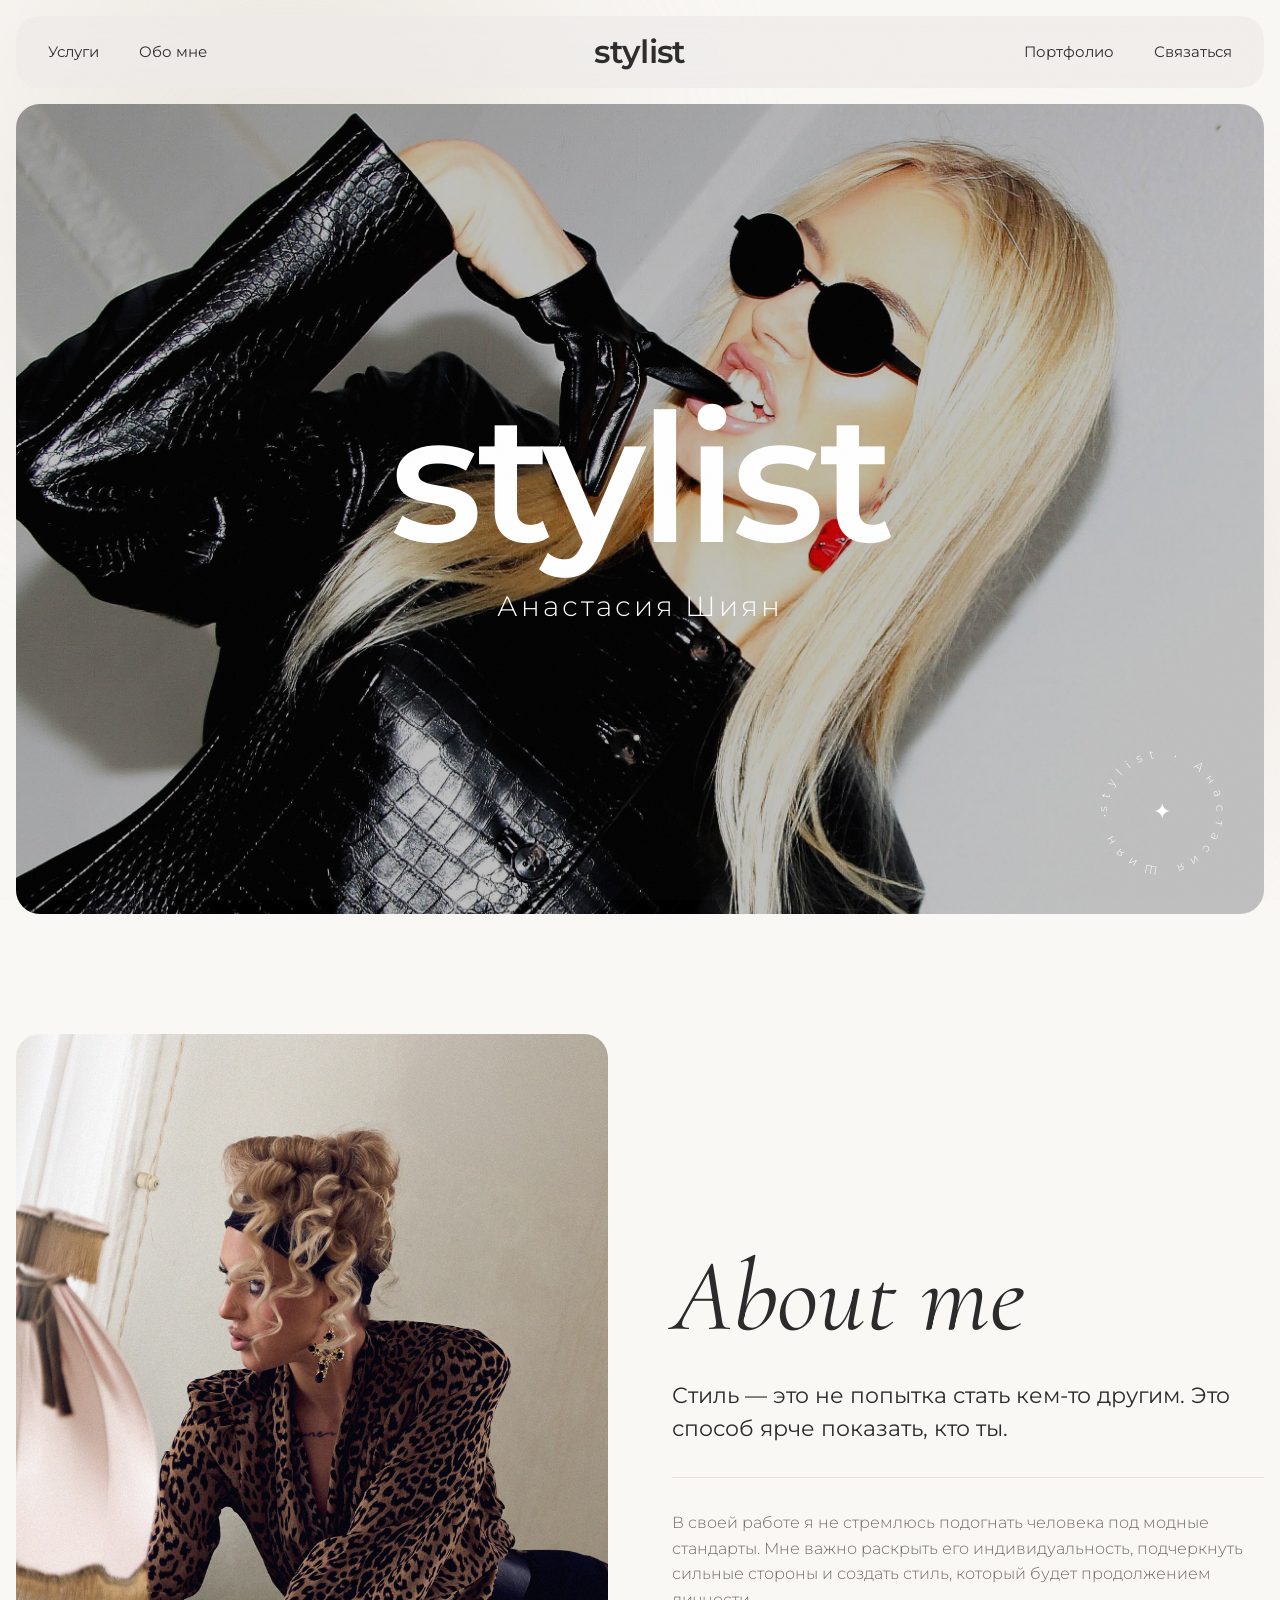
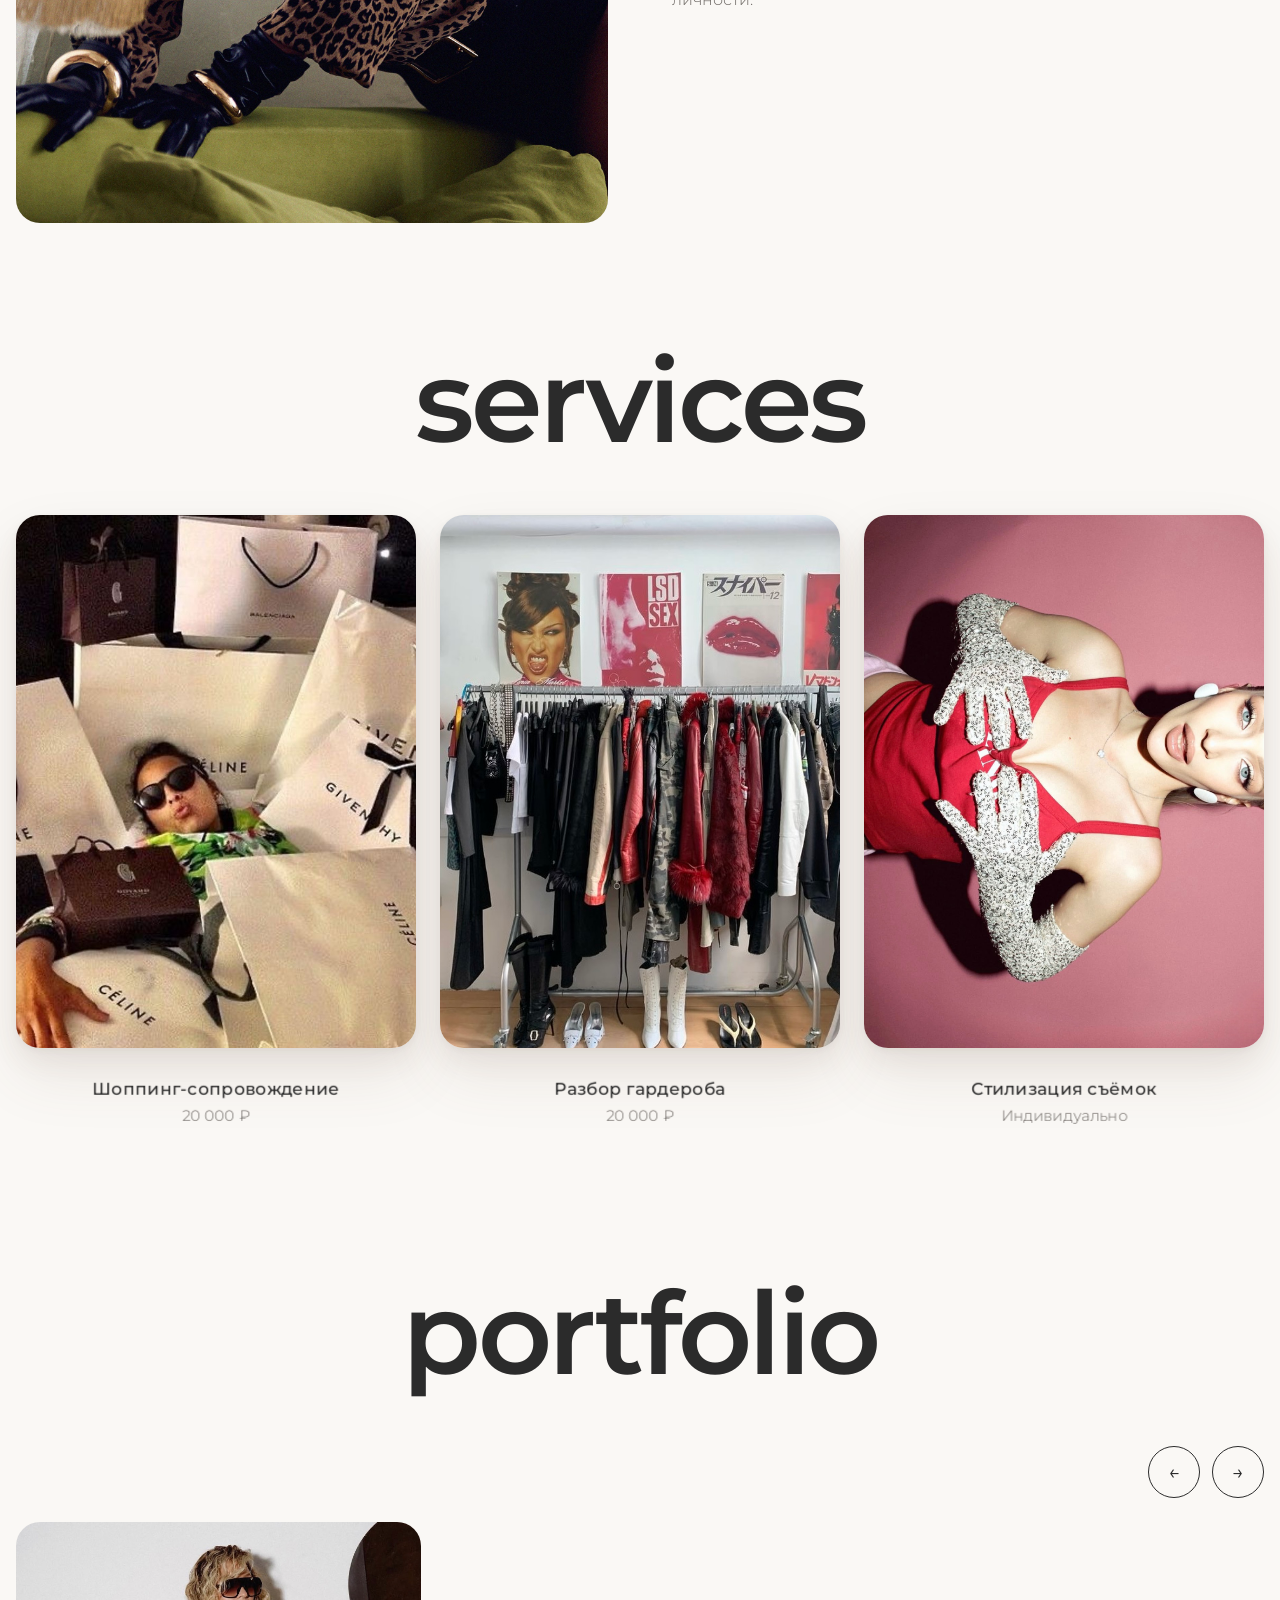
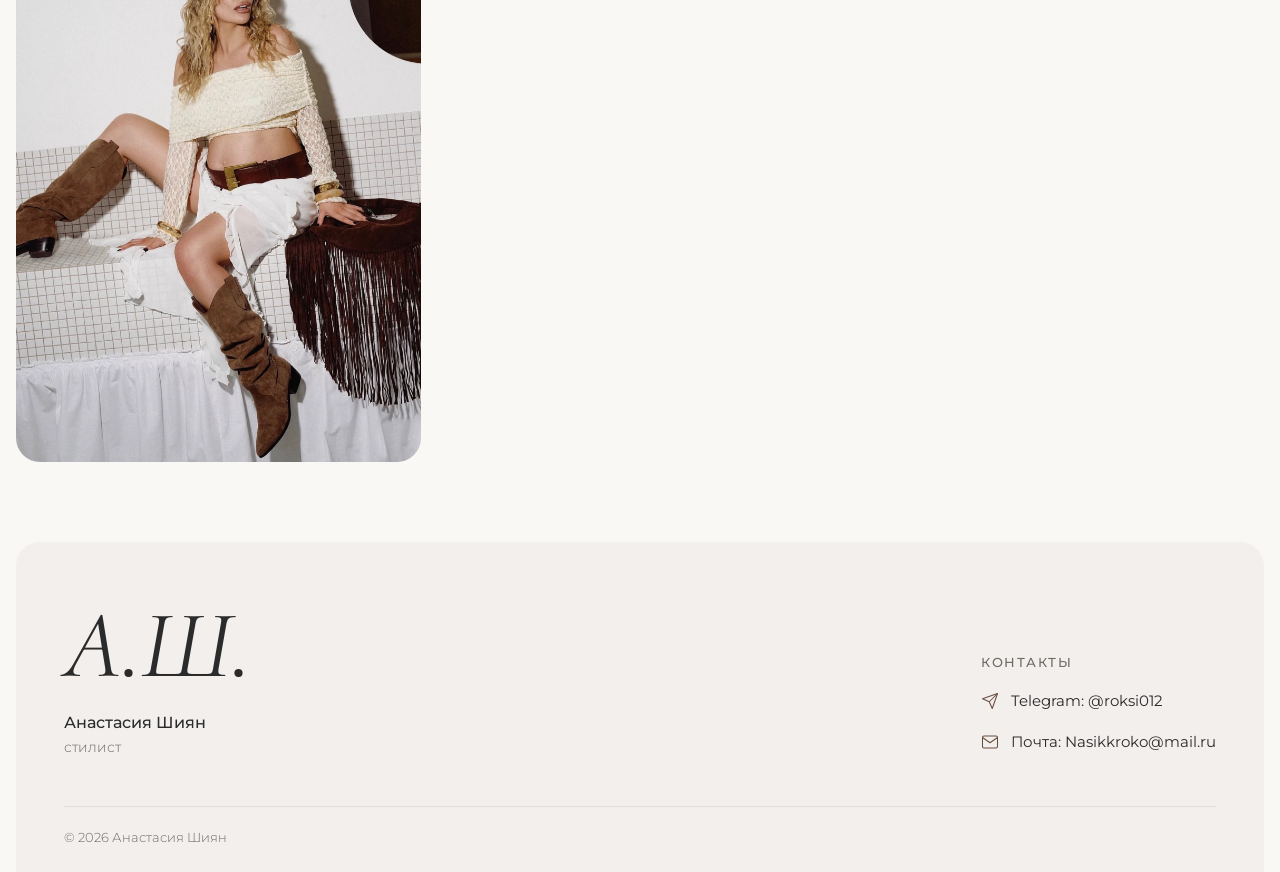
<file: index.html>
<!DOCTYPE html>
<html lang="ru">
<head>
  <meta charset="UTF-8">
  <meta name="viewport" content="width=device-width, initial-scale=1, viewport-fit=cover">
  <title>Анастасия Шиян — стилист</title>
  <meta name="description" content="Анастасия Шиян — стилист: шоппинг-сопровождение, разбор гардероба и стилизация съёмок, чтобы стиль стал продолжением вашей личности.">
  <meta name="theme-color" content="#FAF8F5">

  <!-- Иконка вкладки: тёмный круг с белой звёздочкой -->
  <link rel="icon" type="image/svg+xml" href="data:image/svg+xml,%3Csvg xmlns='http://www.w3.org/2000/svg' viewBox='0 0 64 64'%3E%3Ccircle cx='32' cy='32' r='32' fill='%232B2B2B'/%3E%3Cpath d='M32 14C33.6 26 38 30.4 50 32C38 33.6 33.6 38 32 50C30.4 38 26 33.6 14 32C26 30.4 30.4 26 32 14Z' fill='%23FFFFFF'/%3E%3C/svg%3E">

  <!-- Карточка ссылки при отправке в Telegram, WhatsApp и соцсети -->
  <!-- Когда сайт будет на хостинге, в og:image лучше указать полный адрес: https://ваш-сайт/images/hero.jpg -->
  <meta property="og:type" content="website">
  <meta property="og:locale" content="ru_RU">
  <meta property="og:title" content="Анастасия Шиян — стилист">
  <meta property="og:description" content="Анастасия Шиян — стилист: шоппинг-сопровождение, разбор гардероба и стилизация съёмок, чтобы стиль стал продолжением вашей личности.">
  <meta property="og:image" content="images/hero.jpg">

  <!-- Главное фото загружаем сразу, без ожидания CSS -->
  <link rel="preload" as="image" href="images/hero.jpg">

  <!-- Шрифты Google Fonts: Montserrat и Cormorant Garamond (обычный и курсив) -->
  <link rel="preconnect" href="https://fonts.googleapis.com">
  <link rel="preconnect" href="https://fonts.gstatic.com" crossorigin>
  <link href="https://fonts.googleapis.com/css2?family=Cormorant+Garamond:ital,wght@0,400;1,400;1,500&family=Montserrat:wght@300;400;500;600&display=swap" rel="stylesheet">

  <!-- Наши стили -->
  <link rel="stylesheet" href="css/style.css">

  <!-- Наш скрипт: defer — выполнится после загрузки HTML и не тормозит отрисовку -->
  <script src="js/script.js" defer></script>
</head>
<body>

  <!-- Фон сайта: мягкие размытые пятна позади всего контента -->
  <div class="page-bg" aria-hidden="true">
    <span class="page-bg__blob page-bg__blob--1"></span>
    <span class="page-bg__blob page-bg__blob--2"></span>
    <span class="page-bg__blob page-bg__blob--3"></span>
  </div>

  <!-- ===== ШАПКА ===== -->
  <header class="header">
    <div class="header__inner">
      <!-- Левые ссылки -->
      <nav class="header__nav header__nav--left">
        <a href="index.html#services" class="header__link">Услуги</a>
        <a href="index.html#about" class="header__link">Обо мне</a>
      </nav>

      <!-- Логотип по центру -->
      <a href="index.html" class="logo">stylist</a>

      <!-- Правые ссылки -->
      <nav class="header__nav header__nav--right">
        <a href="index.html#portfolio" class="header__link">Портфолио</a>
        <a href="https://t.me/roksi012" class="header__link" target="_blank" rel="noopener">Связаться</a>
      </nav>

      <!-- Кнопка-бургер (видна только на телефоне) -->
      <button class="burger" type="button" aria-label="Открыть меню" aria-expanded="false" aria-controls="mobile-menu">
        <span></span>
        <span></span>
        <span></span>
      </button>
    </div>
  </header>

  <!-- Мобильное меню на весь экран -->
  <nav class="mobile-menu" id="mobile-menu">
    <div class="mobile-menu__links">
      <a href="index.html#services" class="mobile-menu__link">Услуги</a>
      <a href="index.html#about" class="mobile-menu__link">Обо мне</a>
      <a href="index.html#portfolio" class="mobile-menu__link">Портфолио</a>
      <a href="https://t.me/roksi012" class="mobile-menu__link" target="_blank" rel="noopener">Связаться</a>
    </div>

    <!-- Контакты внизу меню -->
    <div class="mobile-menu__contacts">
      <a href="https://t.me/roksi012" target="_blank" rel="noopener">@roksi012</a>
      <a href="mailto:Nasikkroko@mail.ru">Nasikkroko@mail.ru</a>
    </div>
  </nav>

  <!-- ===== ОСНОВНОЕ СОДЕРЖИМОЕ ===== -->
  <main>

    <!-- ===== РАЗДЕЛ 1: ГЛАВНЫЙ ЭКРАН ===== -->
    <section class="hero" id="hero">
      <!-- Фото баннера: обычная картинка, обрезается по размеру блока -->
      <img src="images/hero.jpg" alt="Стилист Анастасия Шиян" class="hero__img" fetchpriority="high" decoding="async">

      <!-- Текст поверх фото -->
      <div class="hero__content reveal">
        <h1 class="hero__title">stylist</h1>
        <p class="hero__subtitle">Анастасия Шиян</p>
      </div>

      <!-- Вращающийся круглый значок, ведёт к услугам -->
      <a href="#services" class="hero__badge" aria-label="Перейти к услугам">
        <svg class="hero__badge-ring" viewBox="0 0 200 200" aria-hidden="true">
          <defs>
            <!-- Круг, по которому идёт текст -->
            <path id="badge-circle" d="M 100,100 m -78,0 a 78,78 0 1,1 156,0 a 78,78 0 1,1 -156,0"></path>
          </defs>
          <text class="hero__badge-text">
            <textPath href="#badge-circle" textLength="486" lengthAdjust="spacing">stylist • Анастасия Шиян • </textPath>
          </text>
        </svg>
        <span class="hero__badge-star" aria-hidden="true">✦</span>
      </a>
    </section>

    <!-- ===== РАЗДЕЛ 2: ОБО МНЕ ===== -->
    <section class="section" id="about">
      <div class="container about">
        <img src="images/portfolio-13.jpg" alt="Анастасия Шиян, стилист" class="about__photo reveal" loading="lazy" decoding="async">

        <div class="about__text reveal">
          <h2 class="section-title about__title">About me</h2>
          <p class="about__lead">Стиль — это не попытка стать кем-то другим. Это способ ярче показать, кто ты.</p>
          <hr class="about__line">
          <p class="about__desc">В своей работе я не стремлюсь подогнать человека под модные стандарты. Мне важно раскрыть его индивидуальность, подчеркнуть сильные стороны и создать стиль, который будет продолжением личности.</p>
        </div>
      </div>
    </section>

    <!-- ===== РАЗДЕЛ 3: УСЛУГИ ===== -->
    <section class="section" id="services">
      <div class="container">
        <h2 class="big-title reveal">services</h2>

        <div class="services">
          <!-- Карточка 1 (card__body наклоняется в 3D) -->
          <a href="shopping.html" class="card reveal">
            <div class="card__body">
              <div class="card__photo">
                <img src="images/shopping.jpg" alt="Шоппинг-сопровождение" loading="lazy" decoding="async">
              </div>
              <h3 class="card__title">Шоппинг-сопровождение</h3>
              <p class="card__price">20 000 ₽</p>
              <span class="card__more">Подробнее →</span>
            </div>
          </a>

          <!-- Карточка 2 -->
          <a href="razbor.html" class="card reveal">
            <div class="card__body">
              <div class="card__photo">
                <img src="images/razbor.jpg" alt="Разбор гардероба" loading="lazy" decoding="async">
              </div>
              <h3 class="card__title">Разбор гардероба</h3>
              <p class="card__price">20 000 ₽</p>
              <span class="card__more">Подробнее →</span>
            </div>
          </a>

          <!-- Карточка 3 -->
          <a href="styling.html" class="card reveal">
            <div class="card__body">
              <div class="card__photo">
                <img src="images/portfolio-1.jpg" alt="Стилизация съёмок" loading="lazy" decoding="async">
              </div>
              <h3 class="card__title">Стилизация съёмок</h3>
              <p class="card__price">Индивидуально</p>
              <span class="card__more">Подробнее →</span>
            </div>
          </a>
        </div>
      </div>
    </section>

    <!-- ===== РАЗДЕЛ 4: ПОРТФОЛИО ===== -->
    <section class="section" id="portfolio">
      <div class="container">
        <h2 class="big-title reveal">portfolio</h2>

        <!-- Кнопки-стрелки: рядом друг с другом, справа -->
        <div class="gallery__controls reveal">
          <button class="gallery__btn gallery__btn--prev" type="button" aria-label="Предыдущее фото">←</button>
          <button class="gallery__btn gallery__btn--next" type="button" aria-label="Следующее фото">→</button>
        </div>

        <!-- Лента фото: внутри контейнера, на компьютере ровно 3 фото -->
        <div class="gallery reveal">
          <img src="images/portfolio-2.jpg" alt="Работа стилиста Анастасии Шиян" loading="lazy" decoding="async">
          <img src="images/portfolio-3.jpg" alt="Работа стилиста Анастасии Шиян" loading="lazy" decoding="async">
          <img src="images/portfolio-4.jpg" alt="Работа стилиста Анастасии Шиян" loading="lazy" decoding="async">
          <img src="images/portfolio-5.jpg" alt="Работа стилиста Анастасии Шиян" loading="lazy" decoding="async">
          <img src="images/portfolio-6.jpg" alt="Работа стилиста Анастасии Шиян" loading="lazy" decoding="async">
          <img src="images/portfolio-7.jpg" alt="Работа стилиста Анастасии Шиян" loading="lazy" decoding="async">
          <img src="images/portfolio-8.jpg" alt="Работа стилиста Анастасии Шиян" loading="lazy" decoding="async">
          <img src="images/portfolio-9.jpg" alt="Работа стилиста Анастасии Шиян" loading="lazy" decoding="async">
          <img src="images/portfolio-10.jpg" alt="Работа стилиста Анастасии Шиян" loading="lazy" decoding="async">
          <img src="images/portfolio-11.jpg" alt="Работа стилиста Анастасии Шиян" loading="lazy" decoding="async">
          <img src="images/portfolio-12.jpg" alt="Работа стилиста Анастасии Шиян" loading="lazy" decoding="async">
        </div>
      </div>
    </section>

  </main>

  <!-- Плавающая кнопка записи: видна только на телефоне, когда баннер уже прокручен -->
  <a href="https://t.me/roksi012" class="floating-cta" target="_blank" rel="noopener">Записаться в Telegram</a>

  <!-- ===== ПОДВАЛ ===== -->
  <footer class="footer">
    <div class="footer__top">
      <!-- Слева: монограмма и имя -->
      <div class="footer__brand">
        <p class="footer__monogram">А.Ш.</p>
        <p class="footer__name">Анастасия Шиян</p>
        <p class="footer__role">стилист</p>
      </div>

      <!-- Справа: контакты -->
      <div class="footer__contacts">
        <p class="footer__title">Контакты</p>
        <ul class="footer__list">
          <li>
            <a href="https://t.me/roksi012" class="footer__link" target="_blank" rel="noopener">
              <!-- Иконка: самолётик -->
              <svg class="footer__icon" viewBox="0 0 24 24" aria-hidden="true">
                <path d="M22 2 11 13"></path>
                <path d="M22 2 15 22l-4-9-9-4z"></path>
              </svg>
              Telegram: @roksi012
            </a>
          </li>
          <li>
            <a href="mailto:Nasikkroko@mail.ru" class="footer__link">
              <!-- Иконка: конверт -->
              <svg class="footer__icon" viewBox="0 0 24 24" aria-hidden="true">
                <rect x="2" y="4" width="20" height="16" rx="2"></rect>
                <path d="m22 6-10 7L2 6"></path>
              </svg>
              Почта: Nasikkroko@mail.ru
            </a>
          </li>
        </ul>
      </div>
    </div>

    <!-- Линия и копирайт -->
    <div class="footer__bottom">
      <p class="footer__copy">© 2026 Анастасия Шиян</p>
    </div>
  </footer>

  <!-- Просмотр фото портфолио на весь экран (открывается из script.js) -->
  <div class="lightbox" role="dialog" aria-modal="true" aria-label="Просмотр фото" aria-hidden="true">
    <button class="lightbox__close" type="button" aria-label="Закрыть">×</button>
    <button class="lightbox__btn lightbox__btn--prev" type="button" aria-label="Предыдущее фото">←</button>
    <img class="lightbox__img" alt="Работа стилиста Анастасии Шиян" decoding="async">
    <button class="lightbox__btn lightbox__btn--next" type="button" aria-label="Следующее фото">→</button>
    <p class="lightbox__counter"></p>
  </div>

</body>
</html>
</file>
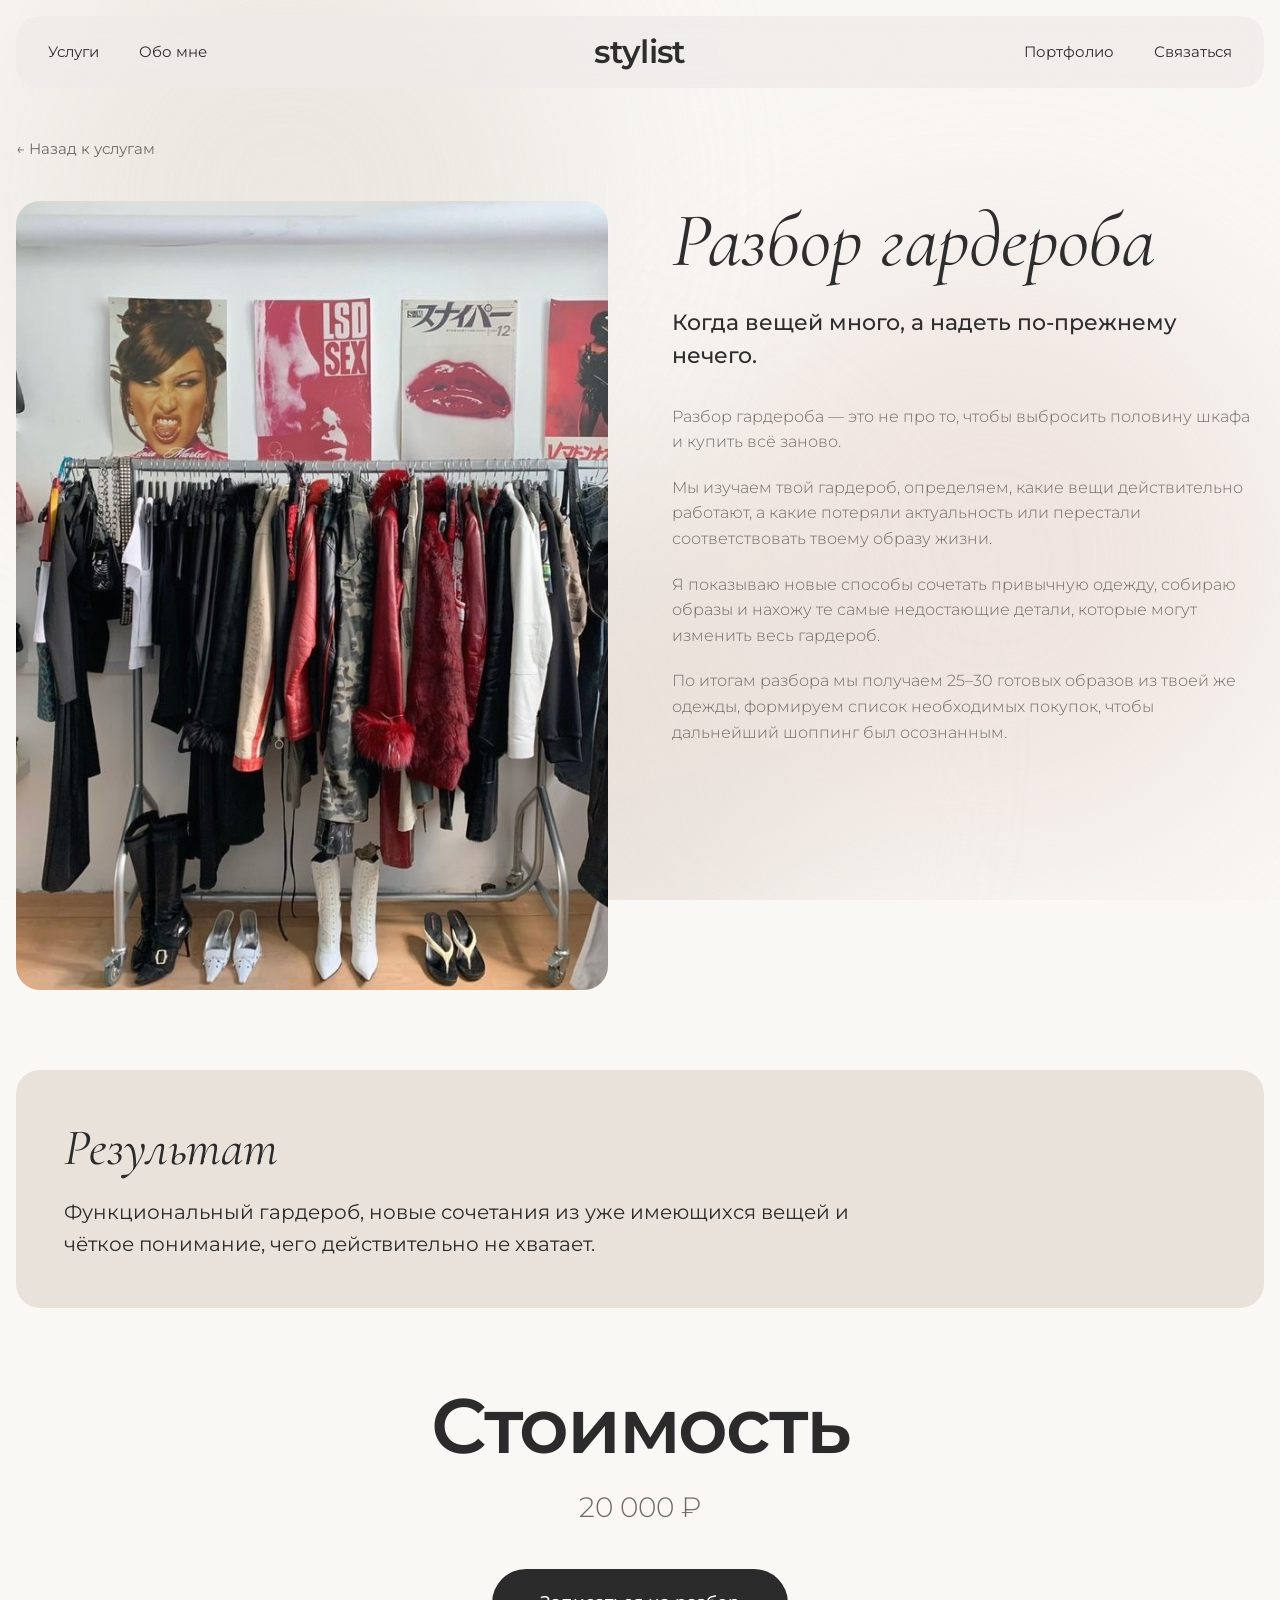
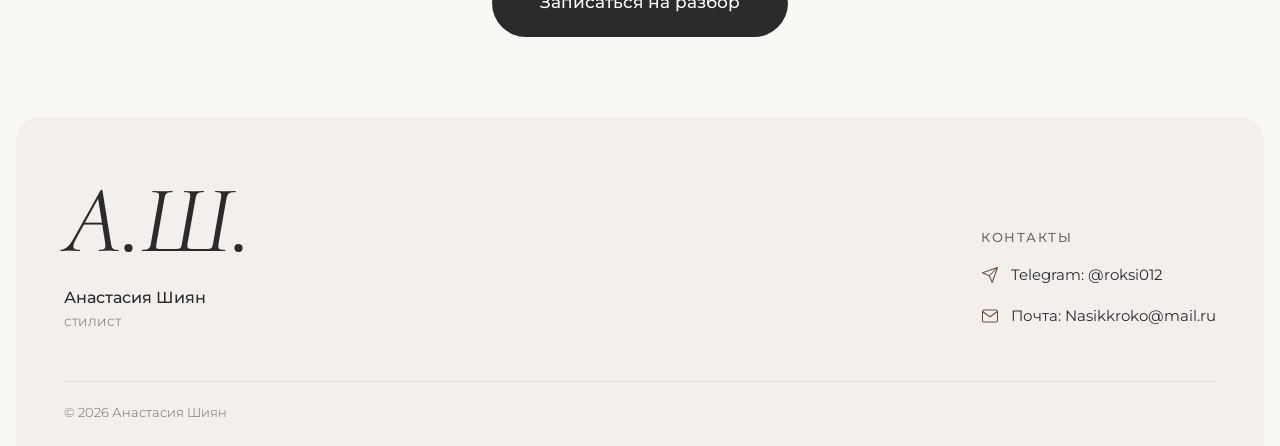
<file: razbor.html>
<!DOCTYPE html>
<html lang="ru">
<head>
  <meta charset="UTF-8">
  <meta name="viewport" content="width=device-width, initial-scale=1, viewport-fit=cover">
  <title>Разбор гардероба — Анастасия Шиян</title>
  <meta name="description" content="Разбор гардероба со стилистом Анастасией Шиян: 25–30 готовых образов из ваших вещей и чёткий список того, чего действительно не хватает.">
  <meta name="theme-color" content="#FAF8F5">

  <!-- Иконка вкладки: тёмный круг с белой звёздочкой -->
  <link rel="icon" type="image/svg+xml" href="data:image/svg+xml,%3Csvg xmlns='http://www.w3.org/2000/svg' viewBox='0 0 64 64'%3E%3Ccircle cx='32' cy='32' r='32' fill='%232B2B2B'/%3E%3Cpath d='M32 14C33.6 26 38 30.4 50 32C38 33.6 33.6 38 32 50C30.4 38 26 33.6 14 32C26 30.4 30.4 26 32 14Z' fill='%23FFFFFF'/%3E%3C/svg%3E">

  <!-- Карточка ссылки при отправке в Telegram, WhatsApp и соцсети -->
  <!-- Когда сайт будет на хостинге, в og:image лучше указать полный адрес: https://ваш-сайт/images/hero.jpg -->
  <meta property="og:type" content="website">
  <meta property="og:locale" content="ru_RU">
  <meta property="og:title" content="Разбор гардероба — Анастасия Шиян">
  <meta property="og:description" content="Разбор гардероба со стилистом Анастасией Шиян: 25–30 готовых образов из ваших вещей и чёткий список того, чего действительно не хватает.">
  <meta property="og:image" content="images/hero.jpg">

  <!-- Шрифты Google Fonts: Montserrat и Cormorant Garamond (обычный и курсив) -->
  <link rel="preconnect" href="https://fonts.googleapis.com">
  <link rel="preconnect" href="https://fonts.gstatic.com" crossorigin>
  <link href="https://fonts.googleapis.com/css2?family=Cormorant+Garamond:ital,wght@0,400;1,400;1,500&family=Montserrat:wght@300;400;500;600&display=swap" rel="stylesheet">

  <!-- Наши стили -->
  <link rel="stylesheet" href="css/style.css">

  <!-- Наш скрипт: defer — выполнится после загрузки HTML и не тормозит отрисовку -->
  <script src="js/script.js" defer></script>
</head>
<body>

  <!-- Фон сайта: мягкие размытые пятна позади всего контента -->
  <div class="page-bg" aria-hidden="true">
    <span class="page-bg__blob page-bg__blob--1"></span>
    <span class="page-bg__blob page-bg__blob--2"></span>
    <span class="page-bg__blob page-bg__blob--3"></span>
  </div>

  <!-- ===== ШАПКА ===== -->
  <header class="header">
    <div class="header__inner">
      <!-- Левые ссылки -->
      <nav class="header__nav header__nav--left">
        <a href="index.html#services" class="header__link">Услуги</a>
        <a href="index.html#about" class="header__link">Обо мне</a>
      </nav>

      <!-- Логотип по центру -->
      <a href="index.html" class="logo">stylist</a>

      <!-- Правые ссылки -->
      <nav class="header__nav header__nav--right">
        <a href="index.html#portfolio" class="header__link">Портфолио</a>
        <a href="https://t.me/roksi012" class="header__link" target="_blank" rel="noopener">Связаться</a>
      </nav>

      <!-- Кнопка-бургер (видна только на телефоне) -->
      <button class="burger" type="button" aria-label="Открыть меню" aria-expanded="false" aria-controls="mobile-menu">
        <span></span>
        <span></span>
        <span></span>
      </button>
    </div>
  </header>

  <!-- Мобильное меню на весь экран -->
  <nav class="mobile-menu" id="mobile-menu">
    <div class="mobile-menu__links">
      <a href="index.html#services" class="mobile-menu__link">Услуги</a>
      <a href="index.html#about" class="mobile-menu__link">Обо мне</a>
      <a href="index.html#portfolio" class="mobile-menu__link">Портфолио</a>
      <a href="https://t.me/roksi012" class="mobile-menu__link" target="_blank" rel="noopener">Связаться</a>
    </div>

    <!-- Контакты внизу меню -->
    <div class="mobile-menu__contacts">
      <a href="https://t.me/roksi012" target="_blank" rel="noopener">@roksi012</a>
      <a href="mailto:Nasikkroko@mail.ru">Nasikkroko@mail.ru</a>
    </div>
  </nav>

  <!-- ===== ОСНОВНОЕ СОДЕРЖИМОЕ ===== -->
  <main class="service-page">
    <div class="container">

      <!-- Ссылка назад -->
      <a href="index.html#services" class="back-link">← Назад к услугам</a>

      <!-- Фото и описание услуги -->
      <section class="service">
        <img src="images/razbor.jpg" alt="Разбор гардероба" class="service__photo reveal" decoding="async" fetchpriority="high">

        <div class="service__info reveal">
          <h1 class="section-title service__title">Разбор гардероба</h1>
          <p class="service__slogan">Когда вещей много, а надеть по-прежнему нечего.</p>

          <div class="service__text">
            <p>Разбор гардероба — это не про то, чтобы выбросить половину шкафа и купить всё заново.</p>
            <p>Мы изучаем твой гардероб, определяем, какие вещи действительно работают, а какие потеряли актуальность или перестали соответствовать твоему образу жизни.</p>
            <p>Я показываю новые способы сочетать привычную одежду, собираю образы и нахожу те самые недостающие детали, которые могут изменить весь гардероб.</p>
            <p>По итогам разбора мы получаем 25–30 готовых образов из твоей же одежды, формируем список необходимых покупок, чтобы дальнейший шоппинг был осознанным.</p>
          </div>
        </div>
      </section>

      <!-- Результат -->
      <section class="result reveal">
        <h2 class="section-title result__title">Результат</h2>
        <p class="result__text">Функциональный гардероб, новые сочетания из уже имеющихся вещей и чёткое понимание, чего действительно не хватает.</p>
      </section>

      <!-- Стоимость и кнопка -->
      <section class="price reveal">
        <h2 class="price__label">Стоимость</h2>
        <p class="price__value">20 000 ₽</p>
        <a href="https://t.me/roksi012" class="btn btn--large" target="_blank" rel="noopener">Записаться на разбор</a>
      </section>

    </div>
  </main>

  <!-- Плавающая кнопка записи: видна только на телефоне, когда баннер уже прокручен -->
  <a href="https://t.me/roksi012" class="floating-cta" target="_blank" rel="noopener">Записаться в Telegram</a>

  <!-- ===== ПОДВАЛ ===== -->
  <footer class="footer">
    <div class="footer__top">
      <!-- Слева: монограмма и имя -->
      <div class="footer__brand">
        <p class="footer__monogram">А.Ш.</p>
        <p class="footer__name">Анастасия Шиян</p>
        <p class="footer__role">стилист</p>
      </div>

      <!-- Справа: контакты -->
      <div class="footer__contacts">
        <p class="footer__title">Контакты</p>
        <ul class="footer__list">
          <li>
            <a href="https://t.me/roksi012" class="footer__link" target="_blank" rel="noopener">
              <!-- Иконка: самолётик -->
              <svg class="footer__icon" viewBox="0 0 24 24" aria-hidden="true">
                <path d="M22 2 11 13"></path>
                <path d="M22 2 15 22l-4-9-9-4z"></path>
              </svg>
              Telegram: @roksi012
            </a>
          </li>
          <li>
            <a href="mailto:Nasikkroko@mail.ru" class="footer__link">
              <!-- Иконка: конверт -->
              <svg class="footer__icon" viewBox="0 0 24 24" aria-hidden="true">
                <rect x="2" y="4" width="20" height="16" rx="2"></rect>
                <path d="m22 6-10 7L2 6"></path>
              </svg>
              Почта: Nasikkroko@mail.ru
            </a>
          </li>
        </ul>
      </div>
    </div>

    <!-- Линия и копирайт -->
    <div class="footer__bottom">
      <p class="footer__copy">© 2026 Анастасия Шиян</p>
    </div>
  </footer>

</body>
</html>
</file>
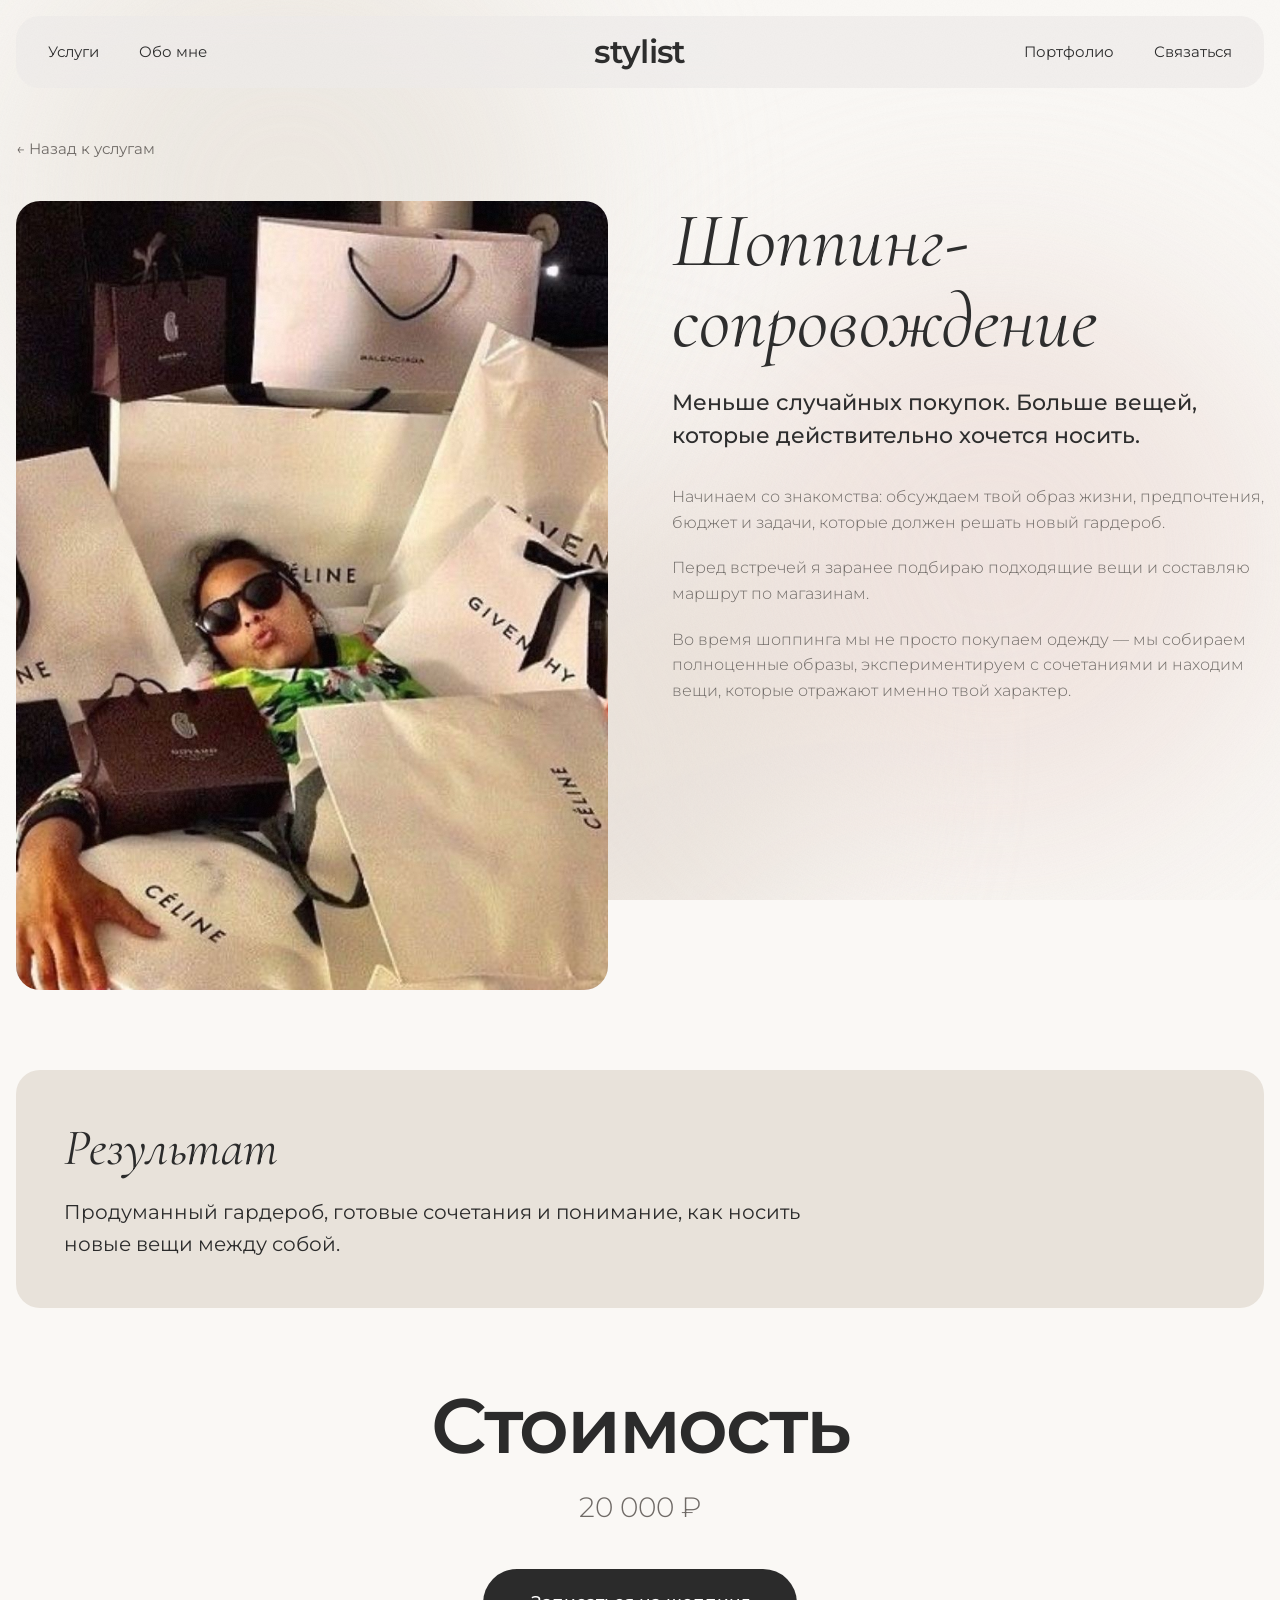
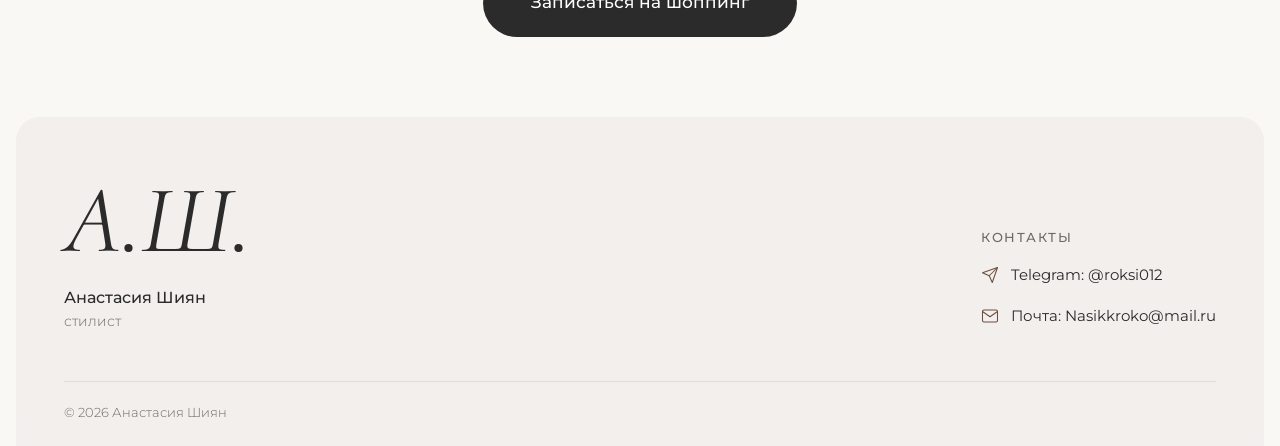
<file: shopping.html>
<!DOCTYPE html>
<html lang="ru">
<head>
  <meta charset="UTF-8">
  <meta name="viewport" content="width=device-width, initial-scale=1, viewport-fit=cover">
  <title>Шоппинг-сопровождение — Анастасия Шиян</title>
  <meta name="description" content="Шоппинг-сопровождение со стилистом Анастасией Шиян: заранее продуманный маршрут, готовые образы и вещи, которые действительно хочется носить.">
  <meta name="theme-color" content="#FAF8F5">

  <!-- Иконка вкладки: тёмный круг с белой звёздочкой -->
  <link rel="icon" type="image/svg+xml" href="data:image/svg+xml,%3Csvg xmlns='http://www.w3.org/2000/svg' viewBox='0 0 64 64'%3E%3Ccircle cx='32' cy='32' r='32' fill='%232B2B2B'/%3E%3Cpath d='M32 14C33.6 26 38 30.4 50 32C38 33.6 33.6 38 32 50C30.4 38 26 33.6 14 32C26 30.4 30.4 26 32 14Z' fill='%23FFFFFF'/%3E%3C/svg%3E">

  <!-- Карточка ссылки при отправке в Telegram, WhatsApp и соцсети -->
  <!-- Когда сайт будет на хостинге, в og:image лучше указать полный адрес: https://ваш-сайт/images/hero.jpg -->
  <meta property="og:type" content="website">
  <meta property="og:locale" content="ru_RU">
  <meta property="og:title" content="Шоппинг-сопровождение — Анастасия Шиян">
  <meta property="og:description" content="Шоппинг-сопровождение со стилистом Анастасией Шиян: заранее продуманный маршрут, готовые образы и вещи, которые действительно хочется носить.">
  <meta property="og:image" content="images/hero.jpg">

  <!-- Шрифты Google Fonts: Montserrat и Cormorant Garamond (обычный и курсив) -->
  <link rel="preconnect" href="https://fonts.googleapis.com">
  <link rel="preconnect" href="https://fonts.gstatic.com" crossorigin>
  <link href="https://fonts.googleapis.com/css2?family=Cormorant+Garamond:ital,wght@0,400;1,400;1,500&family=Montserrat:wght@300;400;500;600&display=swap" rel="stylesheet">

  <!-- Наши стили -->
  <link rel="stylesheet" href="css/style.css">

  <!-- Наш скрипт: defer — выполнится после загрузки HTML и не тормозит отрисовку -->
  <script src="js/script.js" defer></script>
</head>
<body>

  <!-- Фон сайта: мягкие размытые пятна позади всего контента -->
  <div class="page-bg" aria-hidden="true">
    <span class="page-bg__blob page-bg__blob--1"></span>
    <span class="page-bg__blob page-bg__blob--2"></span>
    <span class="page-bg__blob page-bg__blob--3"></span>
  </div>

  <!-- ===== ШАПКА ===== -->
  <header class="header">
    <div class="header__inner">
      <!-- Левые ссылки -->
      <nav class="header__nav header__nav--left">
        <a href="index.html#services" class="header__link">Услуги</a>
        <a href="index.html#about" class="header__link">Обо мне</a>
      </nav>

      <!-- Логотип по центру -->
      <a href="index.html" class="logo">stylist</a>

      <!-- Правые ссылки -->
      <nav class="header__nav header__nav--right">
        <a href="index.html#portfolio" class="header__link">Портфолио</a>
        <a href="https://t.me/roksi012" class="header__link" target="_blank" rel="noopener">Связаться</a>
      </nav>

      <!-- Кнопка-бургер (видна только на телефоне) -->
      <button class="burger" type="button" aria-label="Открыть меню" aria-expanded="false" aria-controls="mobile-menu">
        <span></span>
        <span></span>
        <span></span>
      </button>
    </div>
  </header>

  <!-- Мобильное меню на весь экран -->
  <nav class="mobile-menu" id="mobile-menu">
    <div class="mobile-menu__links">
      <a href="index.html#services" class="mobile-menu__link">Услуги</a>
      <a href="index.html#about" class="mobile-menu__link">Обо мне</a>
      <a href="index.html#portfolio" class="mobile-menu__link">Портфолио</a>
      <a href="https://t.me/roksi012" class="mobile-menu__link" target="_blank" rel="noopener">Связаться</a>
    </div>

    <!-- Контакты внизу меню -->
    <div class="mobile-menu__contacts">
      <a href="https://t.me/roksi012" target="_blank" rel="noopener">@roksi012</a>
      <a href="mailto:Nasikkroko@mail.ru">Nasikkroko@mail.ru</a>
    </div>
  </nav>

  <!-- ===== ОСНОВНОЕ СОДЕРЖИМОЕ ===== -->
  <main class="service-page">
    <div class="container">

      <!-- Ссылка назад -->
      <a href="index.html#services" class="back-link">← Назад к услугам</a>

      <!-- Фото и описание услуги -->
      <section class="service">
        <img src="images/shopping.jpg" alt="Шоппинг-сопровождение" class="service__photo reveal" decoding="async" fetchpriority="high">

        <div class="service__info reveal">
          <h1 class="section-title service__title">Шоппинг-сопровождение</h1>
          <p class="service__slogan">Меньше случайных покупок. Больше вещей, которые действительно хочется носить.</p>

          <div class="service__text">
            <p>Начинаем со знакомства: обсуждаем твой образ жизни, предпочтения, бюджет и задачи, которые должен решать новый гардероб.</p>
            <p>Перед встречей я заранее подбираю подходящие вещи и составляю маршрут по магазинам.</p>
            <p>Во время шоппинга мы не просто покупаем одежду — мы собираем полноценные образы, экспериментируем с сочетаниями и находим вещи, которые отражают именно твой характер.</p>
          </div>
        </div>
      </section>

      <!-- Результат -->
      <section class="result reveal">
        <h2 class="section-title result__title">Результат</h2>
        <p class="result__text">Продуманный гардероб, готовые сочетания и понимание, как носить новые вещи между собой.</p>
      </section>

      <!-- Стоимость и кнопка -->
      <section class="price reveal">
        <h2 class="price__label">Стоимость</h2>
        <p class="price__value">20 000 ₽</p>
        <a href="https://t.me/roksi012" class="btn btn--large" target="_blank" rel="noopener">Записаться на шоппинг</a>
      </section>

    </div>
  </main>

  <!-- Плавающая кнопка записи: видна только на телефоне, когда баннер уже прокручен -->
  <a href="https://t.me/roksi012" class="floating-cta" target="_blank" rel="noopener">Записаться в Telegram</a>

  <!-- ===== ПОДВАЛ ===== -->
  <footer class="footer">
    <div class="footer__top">
      <!-- Слева: монограмма и имя -->
      <div class="footer__brand">
        <p class="footer__monogram">А.Ш.</p>
        <p class="footer__name">Анастасия Шиян</p>
        <p class="footer__role">стилист</p>
      </div>

      <!-- Справа: контакты -->
      <div class="footer__contacts">
        <p class="footer__title">Контакты</p>
        <ul class="footer__list">
          <li>
            <a href="https://t.me/roksi012" class="footer__link" target="_blank" rel="noopener">
              <!-- Иконка: самолётик -->
              <svg class="footer__icon" viewBox="0 0 24 24" aria-hidden="true">
                <path d="M22 2 11 13"></path>
                <path d="M22 2 15 22l-4-9-9-4z"></path>
              </svg>
              Telegram: @roksi012
            </a>
          </li>
          <li>
            <a href="mailto:Nasikkroko@mail.ru" class="footer__link">
              <!-- Иконка: конверт -->
              <svg class="footer__icon" viewBox="0 0 24 24" aria-hidden="true">
                <rect x="2" y="4" width="20" height="16" rx="2"></rect>
                <path d="m22 6-10 7L2 6"></path>
              </svg>
              Почта: Nasikkroko@mail.ru
            </a>
          </li>
        </ul>
      </div>
    </div>

    <!-- Линия и копирайт -->
    <div class="footer__bottom">
      <p class="footer__copy">© 2026 Анастасия Шиян</p>
    </div>
  </footer>

</body>
</html>
</file>
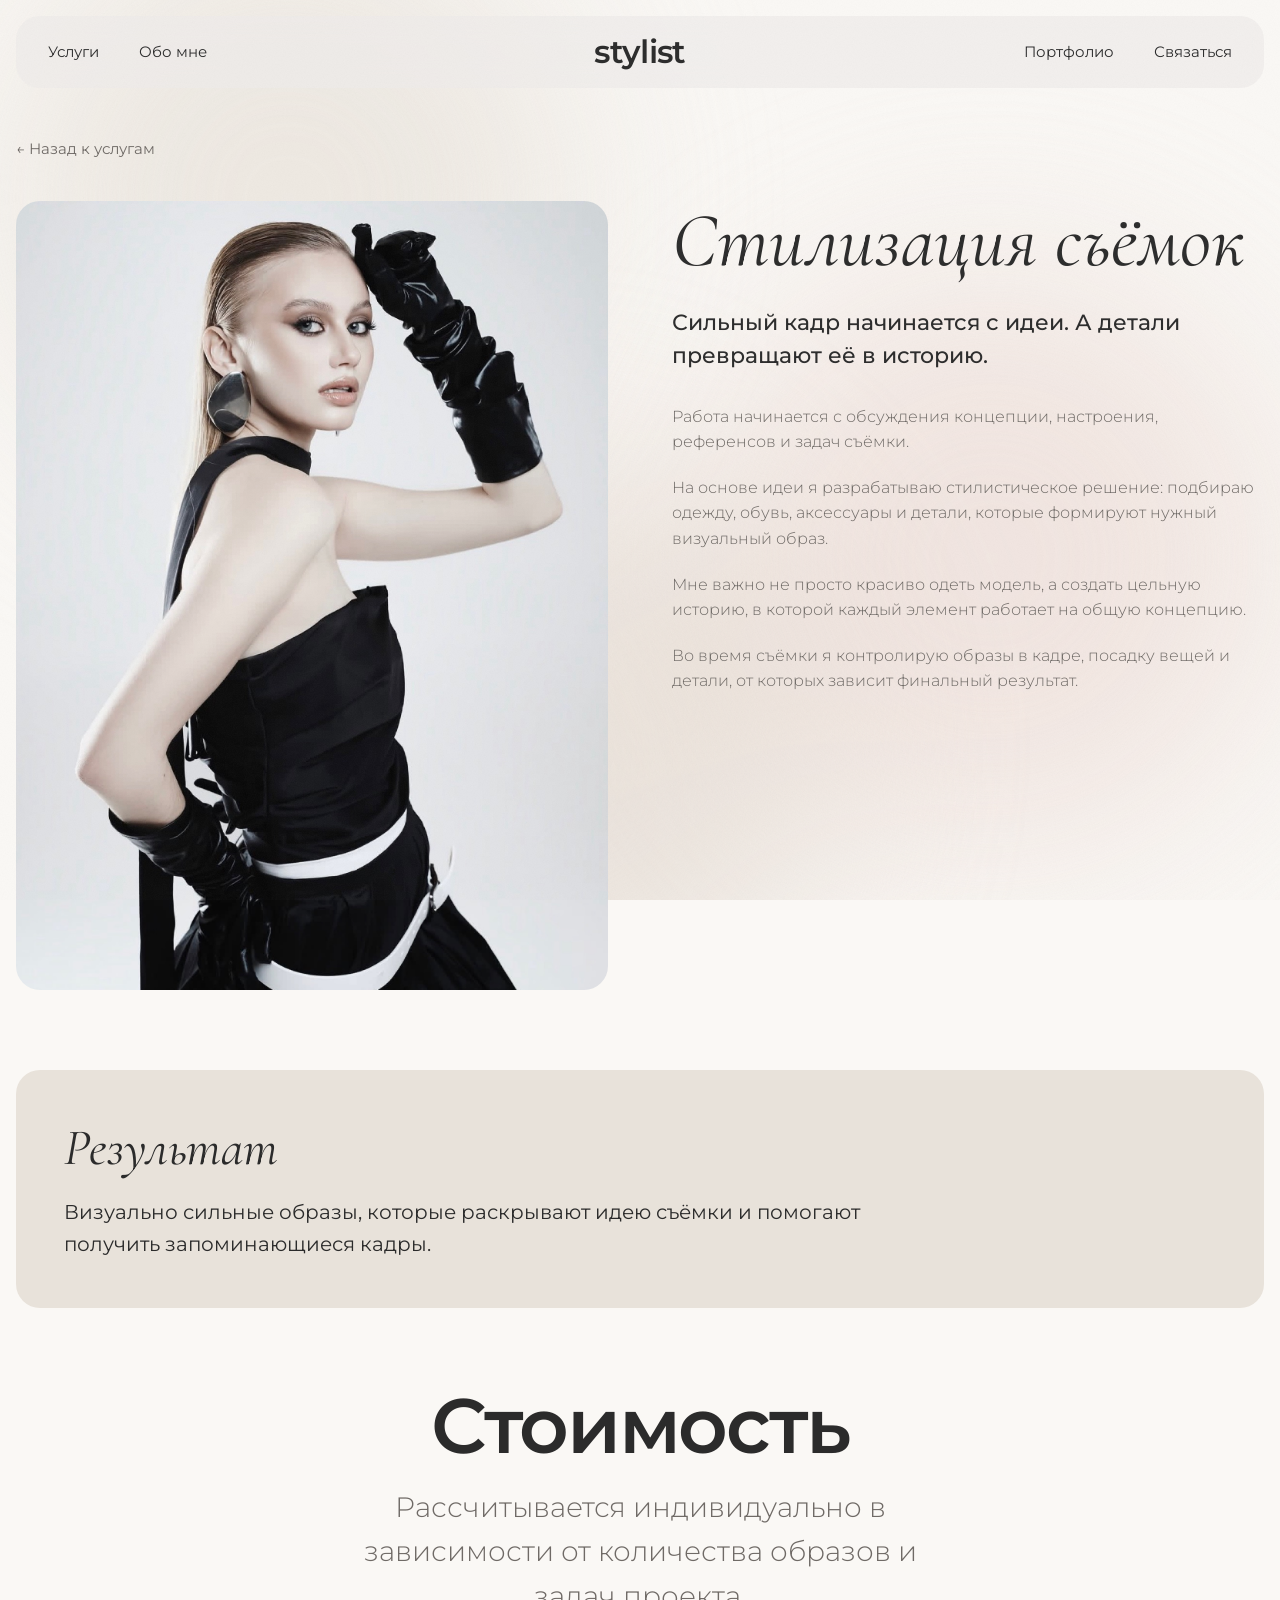
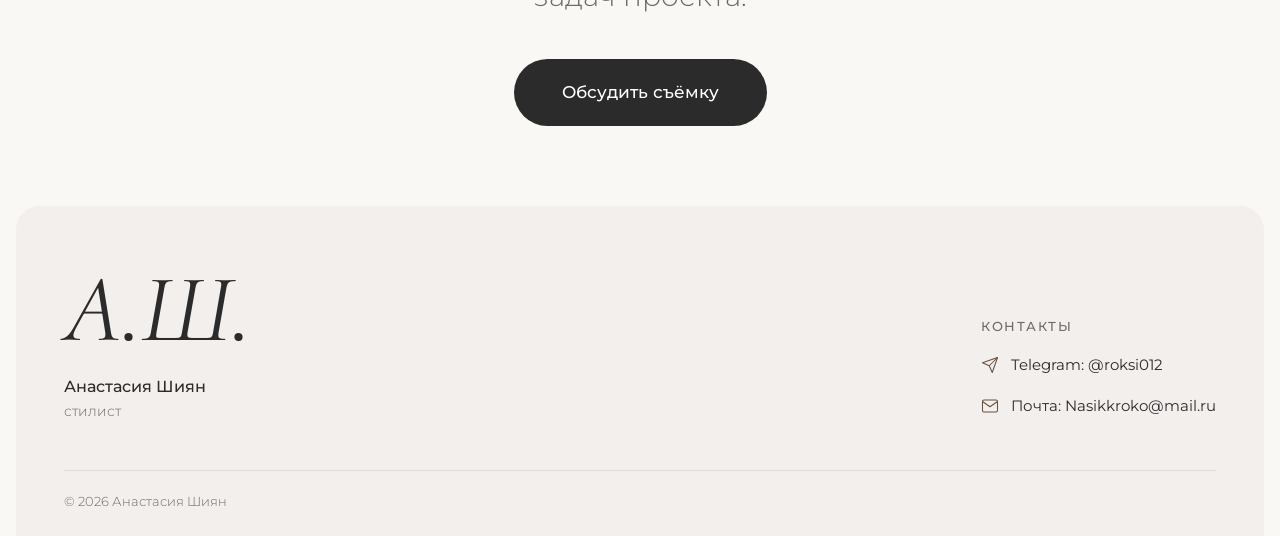
<file: styling.html>
<!DOCTYPE html>
<html lang="ru">
<head>
  <meta charset="UTF-8">
  <meta name="viewport" content="width=device-width, initial-scale=1, viewport-fit=cover">
  <title>Стилизация съёмок — Анастасия Шиян</title>
  <meta name="description" content="Стилизация фото- и видеосъёмок от стилиста Анастасии Шиян: от концепции и подбора образов до контроля деталей в кадре.">
  <meta name="theme-color" content="#FAF8F5">

  <!-- Иконка вкладки: тёмный круг с белой звёздочкой -->
  <link rel="icon" type="image/svg+xml" href="data:image/svg+xml,%3Csvg xmlns='http://www.w3.org/2000/svg' viewBox='0 0 64 64'%3E%3Ccircle cx='32' cy='32' r='32' fill='%232B2B2B'/%3E%3Cpath d='M32 14C33.6 26 38 30.4 50 32C38 33.6 33.6 38 32 50C30.4 38 26 33.6 14 32C26 30.4 30.4 26 32 14Z' fill='%23FFFFFF'/%3E%3C/svg%3E">

  <!-- Карточка ссылки при отправке в Telegram, WhatsApp и соцсети -->
  <!-- Когда сайт будет на хостинге, в og:image лучше указать полный адрес: https://ваш-сайт/images/hero.jpg -->
  <meta property="og:type" content="website">
  <meta property="og:locale" content="ru_RU">
  <meta property="og:title" content="Стилизация съёмок — Анастасия Шиян">
  <meta property="og:description" content="Стилизация фото- и видеосъёмок от стилиста Анастасии Шиян: от концепции и подбора образов до контроля деталей в кадре.">
  <meta property="og:image" content="images/hero.jpg">

  <!-- Шрифты Google Fonts: Montserrat и Cormorant Garamond (обычный и курсив) -->
  <link rel="preconnect" href="https://fonts.googleapis.com">
  <link rel="preconnect" href="https://fonts.gstatic.com" crossorigin>
  <link href="https://fonts.googleapis.com/css2?family=Cormorant+Garamond:ital,wght@0,400;1,400;1,500&family=Montserrat:wght@300;400;500;600&display=swap" rel="stylesheet">

  <!-- Наши стили -->
  <link rel="stylesheet" href="css/style.css">

  <!-- Наш скрипт: defer — выполнится после загрузки HTML и не тормозит отрисовку -->
  <script src="js/script.js" defer></script>
</head>
<body>

  <!-- Фон сайта: мягкие размытые пятна позади всего контента -->
  <div class="page-bg" aria-hidden="true">
    <span class="page-bg__blob page-bg__blob--1"></span>
    <span class="page-bg__blob page-bg__blob--2"></span>
    <span class="page-bg__blob page-bg__blob--3"></span>
  </div>

  <!-- ===== ШАПКА ===== -->
  <header class="header">
    <div class="header__inner">
      <!-- Левые ссылки -->
      <nav class="header__nav header__nav--left">
        <a href="index.html#services" class="header__link">Услуги</a>
        <a href="index.html#about" class="header__link">Обо мне</a>
      </nav>

      <!-- Логотип по центру -->
      <a href="index.html" class="logo">stylist</a>

      <!-- Правые ссылки -->
      <nav class="header__nav header__nav--right">
        <a href="index.html#portfolio" class="header__link">Портфолио</a>
        <a href="https://t.me/roksi012" class="header__link" target="_blank" rel="noopener">Связаться</a>
      </nav>

      <!-- Кнопка-бургер (видна только на телефоне) -->
      <button class="burger" type="button" aria-label="Открыть меню" aria-expanded="false" aria-controls="mobile-menu">
        <span></span>
        <span></span>
        <span></span>
      </button>
    </div>
  </header>

  <!-- Мобильное меню на весь экран -->
  <nav class="mobile-menu" id="mobile-menu">
    <div class="mobile-menu__links">
      <a href="index.html#services" class="mobile-menu__link">Услуги</a>
      <a href="index.html#about" class="mobile-menu__link">Обо мне</a>
      <a href="index.html#portfolio" class="mobile-menu__link">Портфолио</a>
      <a href="https://t.me/roksi012" class="mobile-menu__link" target="_blank" rel="noopener">Связаться</a>
    </div>

    <!-- Контакты внизу меню -->
    <div class="mobile-menu__contacts">
      <a href="https://t.me/roksi012" target="_blank" rel="noopener">@roksi012</a>
      <a href="mailto:Nasikkroko@mail.ru">Nasikkroko@mail.ru</a>
    </div>
  </nav>

  <!-- ===== ОСНОВНОЕ СОДЕРЖИМОЕ ===== -->
  <main class="service-page">
    <div class="container">

      <!-- Ссылка назад -->
      <a href="index.html#services" class="back-link">← Назад к услугам</a>

      <!-- Фото и описание услуги -->
      <section class="service">
        <img src="images/styling.jpg" alt="Стилизация съёмок" class="service__photo reveal" decoding="async" fetchpriority="high">

        <div class="service__info reveal">
          <h1 class="section-title service__title">Стилизация съёмок</h1>
          <p class="service__slogan">Сильный кадр начинается с идеи. А детали превращают её в историю.</p>

          <div class="service__text">
            <p>Работа начинается с обсуждения концепции, настроения, референсов и задач съёмки.</p>
            <p>На основе идеи я разрабатываю стилистическое решение: подбираю одежду, обувь, аксессуары и детали, которые формируют нужный визуальный образ.</p>
            <p>Мне важно не просто красиво одеть модель, а создать цельную историю, в которой каждый элемент работает на общую концепцию.</p>
            <p>Во время съёмки я контролирую образы в кадре, посадку вещей и детали, от которых зависит финальный результат.</p>
          </div>
        </div>
      </section>

      <!-- Результат -->
      <section class="result reveal">
        <h2 class="section-title result__title">Результат</h2>
        <p class="result__text">Визуально сильные образы, которые раскрывают идею съёмки и помогают получить запоминающиеся кадры.</p>
      </section>

      <!-- Стоимость и кнопка -->
      <section class="price reveal">
        <h2 class="price__label">Стоимость</h2>
        <p class="price__value">Рассчитывается индивидуально в зависимости от количества образов и задач проекта.</p>
        <a href="https://t.me/roksi012" class="btn btn--large" target="_blank" rel="noopener">Обсудить съёмку</a>
      </section>

    </div>
  </main>

  <!-- Плавающая кнопка записи: видна только на телефоне, когда баннер уже прокручен -->
  <a href="https://t.me/roksi012" class="floating-cta" target="_blank" rel="noopener">Записаться в Telegram</a>

  <!-- ===== ПОДВАЛ ===== -->
  <footer class="footer">
    <div class="footer__top">
      <!-- Слева: монограмма и имя -->
      <div class="footer__brand">
        <p class="footer__monogram">А.Ш.</p>
        <p class="footer__name">Анастасия Шиян</p>
        <p class="footer__role">стилист</p>
      </div>

      <!-- Справа: контакты -->
      <div class="footer__contacts">
        <p class="footer__title">Контакты</p>
        <ul class="footer__list">
          <li>
            <a href="https://t.me/roksi012" class="footer__link" target="_blank" rel="noopener">
              <!-- Иконка: самолётик -->
              <svg class="footer__icon" viewBox="0 0 24 24" aria-hidden="true">
                <path d="M22 2 11 13"></path>
                <path d="M22 2 15 22l-4-9-9-4z"></path>
              </svg>
              Telegram: @roksi012
            </a>
          </li>
          <li>
            <a href="mailto:Nasikkroko@mail.ru" class="footer__link">
              <!-- Иконка: конверт -->
              <svg class="footer__icon" viewBox="0 0 24 24" aria-hidden="true">
                <rect x="2" y="4" width="20" height="16" rx="2"></rect>
                <path d="m22 6-10 7L2 6"></path>
              </svg>
              Почта: Nasikkroko@mail.ru
            </a>
          </li>
        </ul>
      </div>
    </div>

    <!-- Линия и копирайт -->
    <div class="footer__bottom">
      <p class="footer__copy">© 2026 Анастасия Шиян</p>
    </div>
  </footer>

</body>
</html>
</file>
<file: css/style.css>
/* =========================================
   ПЕРЕМЕННЫЕ: цвета, шрифты, размеры
   ========================================= */
:root {
  /* Цвета */
  --color-bg: #FAF8F5;          /* фон страницы: тёплый молочный */
  --color-white: #FFFFFF;       /* белый текст на тёмном и на фото */
  --color-powder: #EBD9D3;      /* пудрово-розовое пятно фона */
  --color-coffee: #DCCFC4;      /* светло-кофейное пятно фона */
  --color-glass: rgba(238, 236, 234, 0.7); /* матовое стекло шапки и подвала */
  --color-light: #EEECEA;       /* шапка и блоки */
  --color-beige: #E8E2DA;       /* бежевый акцент */
  --color-text: #2B2B2B;        /* основной текст */
  --color-text-muted: #6F6A66;  /* второстепенный текст */
  --color-accent: #6B4E3D;      /* кнопки, наведение */
  --color-overlay: rgba(20, 18, 17, 0.92); /* тёмный фон просмотра фото */
  --color-line: #E0DCD7;        /* тонкие линии-разделители */

  /* Шрифты */
  --font-main: "Montserrat", Arial, sans-serif;
  --font-accent: "Cormorant Garamond", Georgia, serif;

  /* Размеры */
  --radius: 24px;       /* закругление блоков и фото */
  --gap: 16px;          /* отступ от краёв экрана */
  --container: 1280px;  /* максимальная ширина контента */
}

/* =========================================
   СБРОС И ОБЩИЕ СТИЛИ
   ========================================= */
*,
*::before,
*::after {
  margin: 0;
  padding: 0;
  box-sizing: border-box;
}

html {
  scroll-behavior: smooth; /* плавная прокрутка к якорям */
  /* Запрещаем браузеру (например, Safari на iPad) самому увеличивать шрифт,
     из-за этого ссылки шапки могли не помещаться */
  -webkit-text-size-adjust: 100%;
  text-size-adjust: 100%;
}

body {
  font-family: var(--font-main);
  font-weight: 400;
  font-size: 16px;
  line-height: 1.6;
  color: var(--color-text);
  background-color: var(--color-bg);
  display: flex;
  flex-direction: column;
  min-height: 100vh; /* подвал всегда внизу */
  overflow-x: clip;  /* страховка: ничего не вылезает за края по горизонтали */
}

/* Длинные слова в заголовках переносятся, а не вылезают за экран */
h1,
h2,
h3 {
  overflow-wrap: break-word;
}

/* Запрещаем прокрутку, когда открыто мобильное меню */
body.menu-open {
  overflow: hidden;
}

main {
  flex-grow: 1;
  /* Без этого длинная лента фото растягивает main шире экрана,
     и всё содержимое (например, заголовок «portfolio») уезжает от центра */
  min-width: 0;
}

img {
  display: block;
  max-width: 100%;
  border-radius: var(--radius);
}

a {
  color: inherit;
  text-decoration: none;
}

button {
  font: inherit;
  color: inherit;
  background: none;
  border: none;
  cursor: pointer;
}

/* Контейнер для содержимого */
.container {
  max-width: var(--container);
  margin: 0 auto;
  padding: 0 var(--gap);
}

/* Красивые заголовки разделов */
.section-title {
  font-family: var(--font-accent);
  font-style: italic;
  font-weight: 400;
  font-size: clamp(36px, 5vw, 56px);
  line-height: 1.2;
}

/* =========================================
   КНОПКА
   ========================================= */
.btn {
  display: inline-block;
  padding: 14px 32px;
  font-family: var(--font-main);
  font-size: 15px;
  font-weight: 500;
  color: var(--color-white);
  background-color: var(--color-text);
  border-radius: 999px;
  transition: background-color 0.3s ease;
}

.btn:hover {
  background-color: var(--color-accent);
}

/* =========================================
   ЛОГОТИП
   ========================================= */
.logo {
  font-family: var(--font-main);
  font-weight: 600;
  font-size: 32px;
  line-height: 1;
  letter-spacing: -0.02em;
  text-transform: lowercase;
  color: var(--color-text);
  transition: color 0.3s ease;
}

/* Логотип в шапке тоже плавно меняет цвет при наведении */
.header .logo:hover {
  color: var(--color-accent);
}

/* =========================================
   ШАПКА
   ========================================= */
.header {
  position: sticky; /* шапка «прилипает» сверху */
  top: var(--gap);
  z-index: 100;
  margin: var(--gap) var(--gap) 0;
}

.header__inner {
  /* Три колонки: левые ссылки | логотип | правые ссылки */
  display: grid;
  grid-template-columns: 1fr auto 1fr;
  align-items: center;
  padding: 20px 32px;
  /* Матовое стекло: сквозь шапку мягко просвечивает фон */
  background-color: var(--color-glass);
  -webkit-backdrop-filter: blur(12px);
  backdrop-filter: blur(12px);
  border-radius: var(--radius);
}

.header__nav {
  display: flex;
  gap: 40px;
}

.header__nav--right {
  justify-content: flex-end;
}

.header__link {
  font-size: 15px;
  font-weight: 400;
  white-space: nowrap; /* ссылка не разбивается на две строки */
  transition: color 0.3s ease;
}

/* Средние экраны (768–1199px): меньше промежутки и шрифт,
   чтобы все ссылки шапки помещались */
@media (min-width: 768px) and (max-width: 1199px) {
  .header__inner {
    padding: 18px 24px;
  }

  .header__nav {
    gap: 20px;
  }

  .header__link {
    font-size: 14px;
  }

  .logo {
    font-size: 28px;
  }
}

.header__link:hover {
  color: var(--color-accent);
}

/* Бургер скрыт на больших экранах */
.burger {
  display: none;
  width: 44px;  /* 44px — удобно попадать пальцем */
  height: 44px;
  position: relative;
}

/* Три полоски бургера */
.burger span {
  position: absolute;
  left: 10px;
  width: 24px;
  height: 2px;
  background-color: var(--color-text);
  border-radius: 2px;
  transition: transform 0.3s ease, opacity 0.3s ease;
}

.burger span:nth-child(1) { top: 15px; }
.burger span:nth-child(2) { top: 21px; }
.burger span:nth-child(3) { top: 27px; }

/* Бургер превращается в крестик, когда меню открыто */
.burger.is-active span:nth-child(1) {
  transform: translateY(6px) rotate(45deg);
}
.burger.is-active span:nth-child(2) {
  opacity: 0;
}
.burger.is-active span:nth-child(3) {
  transform: translateY(-6px) rotate(-45deg);
}

/* =========================================
   МОБИЛЬНОЕ МЕНЮ (на весь экран)
   ========================================= */
.mobile-menu {
  position: fixed;
  inset: 0;
  z-index: 90; /* ниже шапки, чтобы крестик был виден */
  display: flex;
  flex-direction: column;
  align-items: center;
  justify-content: center;
  padding: 96px var(--gap) calc(120px + env(safe-area-inset-bottom));
  /* Молочный фон с лёгкой прозрачностью и размытием */
  background-color: rgba(250, 248, 245, 0.9);
  -webkit-backdrop-filter: blur(16px);
  backdrop-filter: blur(16px);
  /* по умолчанию меню скрыто */
  opacity: 0;
  visibility: hidden;
  transition: opacity 0.35s ease, visibility 0.35s ease;
}

.mobile-menu.is-open {
  opacity: 1;
  visibility: visible;
}

/* Пункты и контакты при открытии плавно поднимаются на место */
.mobile-menu__links,
.mobile-menu__contacts {
  transform: translateY(16px);
  transition: transform 0.45s ease;
}

.mobile-menu.is-open .mobile-menu__links,
.mobile-menu.is-open .mobile-menu__contacts {
  transform: none;
}

/* Крупные пункты по центру экрана */
.mobile-menu__links {
  display: flex;
  flex-direction: column;
  align-items: center;
  gap: 24px;
}

.mobile-menu__link {
  font-family: var(--font-main);
  font-weight: 400;
  font-size: 24px;
  transition: color 0.3s ease;
}

.mobile-menu__link:hover {
  color: var(--color-accent);
}

/* Маленькие контакты внизу меню */
.mobile-menu__contacts {
  position: absolute;
  left: 0;
  right: 0;
  bottom: calc(32px + env(safe-area-inset-bottom));
  display: flex;
  flex-direction: column;
  align-items: center;
  font-size: 14px;
  font-weight: 300;
  color: var(--color-text-muted);
}

.mobile-menu__contacts a {
  display: inline-flex;
  align-items: center;
  min-height: 44px; /* удобно попадать пальцем */
  transition: color 0.3s ease;
}

.mobile-menu__contacts a:hover {
  color: var(--color-accent);
}

/* =========================================
   ПОДВАЛ
   ========================================= */
.footer {
  margin: 80px var(--gap) 0;
  padding: 56px 48px 24px;
  /* Матовое стекло, как у шапки */
  background-color: var(--color-glass);
  -webkit-backdrop-filter: blur(12px);
  backdrop-filter: blur(12px);
  border-radius: var(--radius) var(--radius) 0 0; /* закругление только сверху */
}

/* Две части: слева имя, справа контакты */
.footer__top {
  display: flex;
  justify-content: space-between;
  align-items: flex-end;
  gap: 40px;
  flex-wrap: wrap;
}

/* Монограмма «А.Ш.» */
.footer__monogram {
  font-family: var(--font-accent);
  font-style: italic;
  font-weight: 400;
  font-size: clamp(64px, 8vw, 96px);
  line-height: 1;
}

.footer__name {
  margin-top: 16px;
  font-size: 16px;
  font-weight: 500;
}

.footer__role {
  font-size: 14px;
  font-weight: 300;
  color: var(--color-text-muted);
}

/* Блок «Контакты» */
.footer__title {
  margin-bottom: 16px;
  font-size: 13px;
  font-weight: 500;
  letter-spacing: 0.12em;
  text-transform: uppercase;
  color: var(--color-text-muted);
}

.footer__list {
  list-style: none;
  display: flex;
  flex-direction: column;
  gap: 12px;
}

.footer__link {
  display: inline-flex;
  align-items: center;
  gap: 12px;
  font-size: 15px;
  transition: color 0.3s ease;
}

.footer__link:hover {
  color: var(--color-accent);
}

/* Тонкие иконки-контуры */
.footer__icon {
  width: 18px;
  height: 18px;
  flex-shrink: 0;
  fill: none;
  stroke: var(--color-accent);
  stroke-width: 1.4;
  stroke-linecap: round;
  stroke-linejoin: round;
}

/* Линия-разделитель и копирайт */
.footer__bottom {
  margin-top: 48px;
  padding-top: 20px;
  border-top: 1px solid var(--color-line);
}

.footer__copy {
  font-size: 13px;
  font-weight: 300;
  color: var(--color-text-muted);
}

/* =========================================
   АДАПТИВ: телефоны (меньше 768px)
   ========================================= */
@media (max-width: 767px) {
  .header__inner {
    grid-template-columns: auto auto; /* логотип слева, бургер справа */
    justify-content: space-between;
    padding: 10px 20px; /* бургер стал 44px — высота шапки та же */
  }

  .header__nav {
    display: none; /* прячем ссылки */
  }

  .burger {
    display: block; /* показываем бургер */
  }

  .logo {
    font-size: 26px;
  }

  .footer {
    padding: 40px 20px 20px;
  }

  /* Части подвала друг под другом, по центру */
  .footer__top {
    flex-direction: column;
    align-items: center;
    text-align: center;
    gap: 32px;
  }

  .footer__list {
    align-items: center;
  }

  .footer__bottom {
    margin-top: 32px;
    text-align: center;
  }
}

/* На больших экранах мобильное меню не нужно */
@media (min-width: 768px) {
  .mobile-menu {
    display: none;
  }
}

/* =========================================
   ОБЩЕЕ ДЛЯ РАЗДЕЛОВ
   ========================================= */
.section {
  margin-top: 120px; /* большой отступ между разделами */
  scroll-margin-top: 120px; /* чтобы шапка не закрывала заголовок при переходе по якорю */
}

/* Большой заголовок строчными: "services", "portfolio" */
.big-title {
  margin-bottom: 56px;
  font-family: var(--font-main);
  font-weight: 600;
  font-size: clamp(48px, 9vw, 120px);
  line-height: 1;
  letter-spacing: -0.03em;
  text-transform: lowercase;
  text-align: center;
  width: 100%;
}

/* =========================================
   РАЗДЕЛ 1: ГЛАВНЫЙ ЭКРАН
   ========================================= */
/* Компьютер: большой баннер. Ширина — от отступов margin, без width: 100% */
.hero {
  position: relative;
  height: 90vh;
  min-height: 480px;
  margin: var(--gap) var(--gap) 0;
  border-radius: var(--radius);
  overflow: hidden;
  text-align: center;
  color: var(--color-white);
}

/* Фото баннера заполняет весь блок и обрезается по нему */
.hero__img {
  position: absolute;
  inset: 0;
  width: 100%;
  height: 100%;
  object-fit: cover;
  object-position: center;
  border-radius: 0; /* закругление уже есть у .hero */
}

/* Затемнение поверх фото */
.hero::before {
  content: "";
  position: absolute;
  inset: 0;
  z-index: 1;
  background-color: rgba(0, 0, 0, 0.25);
}

/* Текст поверх фото и затемнения, по центру */
.hero__content {
  position: absolute;
  inset: 0;
  z-index: 2;
  display: flex;
  flex-direction: column;
  align-items: center;
  justify-content: center;
  padding: 0 var(--gap);
}

.hero__title {
  font-family: var(--font-main);
  font-weight: 600;
  font-size: clamp(64px, 14vw, 200px);
  line-height: 1;
  letter-spacing: -0.03em;
  text-transform: lowercase;
}

.hero__subtitle {
  margin-top: 16px;
  font-weight: 300;
  font-size: clamp(18px, 2.5vw, 28px);
  letter-spacing: 0.1em;
}

/* =========================================
   РАЗДЕЛ 2: УСЛУГИ (карточки)
   ========================================= */
.services {
  display: grid;
  grid-template-columns: repeat(3, 1fr); /* три карточки в ряд */
  gap: 24px;
}

.card {
  display: block;
  text-align: center;
}

/* Обёртка фото: обрезает увеличенную картинку по краям */
.card__photo {
  overflow: hidden;
  border-radius: var(--radius);
}

.card__photo img {
  width: 100%;
  aspect-ratio: 3 / 4; /* вертикальное фото */
  object-fit: cover;
  border-radius: 0; /* закругление уже есть у обёртки */
  transition: transform 0.5s ease;
}

.card__title {
  margin-top: 20px;
  font-size: 17px;
  font-weight: 500;
}

.card__price {
  margin-top: 4px;
  font-size: 15px;
  font-weight: 300;
  color: var(--color-text-muted);
}

/* Надпись "Подробнее →" скрыта до наведения */
.card__more {
  display: inline-block;
  margin-top: 8px;
  font-size: 14px;
  color: var(--color-accent);
  opacity: 0;
  transform: translateY(-4px);
  transition: opacity 0.3s ease, transform 0.3s ease;
}

/* Эффекты при наведении на карточку */
.card:hover .card__photo img {
  transform: scale(1.04);
}

.card:hover .card__more {
  opacity: 1;
  transform: translateY(0);
}

/* На сенсорных экранах наведения нет — показываем надпись сразу */
@media (hover: none) {
  .card__more {
    opacity: 1;
    transform: none;
  }
}

/* =========================================
   РАЗДЕЛ 3: ОБО МНЕ
   ========================================= */
.about {
  display: grid;
  grid-template-columns: 1fr 1fr; /* фото | текст */
  gap: 64px;
  align-items: center;
}

.about__photo {
  width: 100%;
  aspect-ratio: 3 / 4;
  object-fit: cover;
}

.about__title {
  font-size: clamp(56px, 8vw, 110px);
  line-height: 1;
  margin-bottom: 32px;
}

.about__lead {
  font-size: clamp(18px, 2vw, 22px);
  font-weight: 400;
  line-height: 1.5;
}

/* Тонкая серая линия */
.about__line {
  margin: 32px 0;
  border: none;
  border-top: 1px solid var(--color-beige);
}

.about__desc {
  font-size: 16px;
  font-weight: 300;
  color: var(--color-text-muted);
}

/* =========================================
   РАЗДЕЛ 4: ПОРТФОЛИО (лента)
   ========================================= */
.gallery__controls {
  display: flex;
  justify-content: space-between;
  margin-bottom: 24px;
}

/* Круглые кнопки-стрелки */
.gallery__btn {
  width: 52px;
  height: 52px;
  border-radius: 50%;
  border: 1px solid var(--color-text);
  font-size: 20px;
  transition: background-color 0.3s ease, color 0.3s ease, border-color 0.3s ease;
}

.gallery__btn:hover {
  background-color: var(--color-accent);
  border-color: var(--color-accent);
  color: var(--color-white);
}

.gallery {
  display: flex;
  gap: 16px;
  overflow-x: auto;              /* горизонтальная прокрутка */
  scroll-snap-type: x mandatory; /* фото «защёлкиваются» */
  scrollbar-width: none;         /* прячем полосу прокрутки (Firefox) */
}

/* Прячем полосу прокрутки (Chrome, Safari) */
.gallery::-webkit-scrollbar {
  display: none;
}

/* Компьютер: ровно 3 фото на экране (3 фото + 2 промежутка по 16px) */
.gallery img {
  flex: 0 0 calc((100% - 2 * 16px) / 3); /* не растягиваются и не сжимаются */
  width: calc((100% - 2 * 16px) / 3);
  height: auto;
  aspect-ratio: 3 / 4;   /* все фото одного размера */
  object-fit: cover;
  scroll-snap-align: start;
  cursor: zoom-in;       /* подсказка: фото можно открыть */
}

/* Планшет: ровно 2 фото */
@media (max-width: 1023px) {
  .gallery img {
    flex-basis: calc((100% - 16px) / 2);
    width: calc((100% - 16px) / 2);
  }
}

/* Телефон: 1 фото */
@media (max-width: 599px) {
  .gallery img {
    flex-basis: 100%;
    width: 100%;
  }
}

/* Рамка, когда фото выбрано с клавиатуры (Tab) */
.gallery img:focus-visible {
  outline: 2px solid var(--color-accent);
  outline-offset: -4px;
}

/* =========================================
   АДАПТИВ РАЗДЕЛОВ: телефоны
   ========================================= */
@media (max-width: 767px) {
  .section {
    margin-top: 64px;
    scroll-margin-top: 96px;
  }

  .big-title {
    margin-bottom: 32px;
  }

  .services {
    grid-template-columns: 1fr; /* карточки друг под другом */
    gap: 40px;
  }

  .about {
    grid-template-columns: 1fr; /* фото сверху, текст снизу */
    gap: 32px;
  }
}

/* Страницы услуг */

.service-page {
  padding-top: 48px;
}

/* Ссылка "← Назад к услугам" */
.back-link {
  display: inline-block;
  margin-bottom: 40px;
  font-size: 15px;
  color: var(--color-text-muted);
  transition: color 0.3s ease;
}

.back-link:hover {
  color: var(--color-accent);
}

/* Две колонки: фото | текст */
.service {
  display: grid;
  grid-template-columns: 1fr 1fr;
  gap: 64px;
  align-items: start;
}

.service__photo {
  width: 100%;
  aspect-ratio: 3 / 4;
  object-fit: cover;
}

.service__title {
  font-size: clamp(48px, 6vw, 88px);
  line-height: 1.05;
  margin-bottom: 24px;
}

.service__slogan {
  margin-bottom: 32px;
  font-size: clamp(18px, 2vw, 22px);
  font-weight: 500;
  line-height: 1.5;
}

/* Абзацы текста */
.service__text p {
  margin-bottom: 20px;
  font-weight: 300;
  color: var(--color-text-muted);
}

.service__text p:last-child {
  margin-bottom: 0;
}

/* Блок "Результат" на бежевом фоне */
.result {
  margin-top: 80px;
  padding: 48px;
  background-color: var(--color-beige);
  border-radius: var(--radius);
}

.result__title {
  margin-bottom: 16px;
  font-size: clamp(36px, 4vw, 52px);
}

.result__text {
  max-width: 800px;
  font-size: clamp(17px, 1.8vw, 20px);
  line-height: 1.6;
}

/* Блок с ценой и кнопкой */
.price {
  margin-top: 80px;
  text-align: center;
}

.price__label {
  font-family: var(--font-main);
  font-weight: 600;
  font-size: clamp(40px, 6vw, 80px);
  line-height: 1;
  letter-spacing: -0.03em;
}

.price__value {
  max-width: 640px;
  margin: 20px auto 40px;
  font-size: clamp(20px, 2.4vw, 28px);
  font-weight: 300;
  color: var(--color-text-muted);
}

/* Большая кнопка */
.btn--large {
  padding: 20px 48px;
  font-size: 17px;
}

/* Страницы услуг: телефоны */
@media (max-width: 767px) {
  .service-page {
    padding-top: 32px;
  }

  .back-link {
    margin-bottom: 24px;
  }

  .service {
    grid-template-columns: 1fr; /* одна колонка */
    gap: 32px;
  }

  .result {
    margin-top: 48px;
    padding: 32px 24px;
  }

  .price {
    margin-top: 64px;
  }

  .btn--large {
    padding: 18px 32px;
    font-size: 16px;
  }
}

/* =========================================
   ПЛАВНОЕ ПОЯВЛЕНИЕ ПРИ ПРОКРУТКЕ
   ========================================= */
/* Блок спрятан и сдвинут вниз на 30px */
.reveal {
  opacity: 0;
  transform: translateY(30px);
  transition: opacity 0.8s ease, transform 0.8s ease;
}

/* Класс is-visible добавляет script.js, когда блок попал на экран */
.reveal.is-visible {
  opacity: 1;
  transform: none;
}

/* Карточки услуг появляются по очереди */
.services .card:nth-child(2) { transition-delay: 0.15s; }
.services .card:nth-child(3) { transition-delay: 0.3s; }

/* Текст «Обо мне» и описание услуги появляются чуть позже фото */
.about__text.reveal,
.service__info.reveal {
  transition-delay: 0.15s;
}

/* Если человек отключил анимации в системе — показываем всё сразу */
@media (prefers-reduced-motion: reduce) {
  html {
    scroll-behavior: auto;
  }

  .reveal {
    opacity: 1;
    transform: none;
    transition: none;
  }
}

/* =========================================
   ПРОСМОТР ФОТО НА ВЕСЬ ЭКРАН
   ========================================= */
.lightbox {
  position: fixed;
  inset: 0;
  z-index: 200; /* выше шапки и меню */
  display: flex;
  align-items: center;
  justify-content: center;
  padding: 72px;
  background-color: var(--color-overlay);
  /* по умолчанию скрыт */
  opacity: 0;
  visibility: hidden;
  transition: opacity 0.3s ease, visibility 0.3s ease;
}

.lightbox.is-open {
  opacity: 1;
  visibility: visible;
}

/* Запрещаем прокрутку страницы, пока открыт просмотр */
body.lightbox-open {
  overflow: hidden;
}

.lightbox__img {
  max-width: 100%;
  max-height: 100%;
  width: auto;
  height: auto;
  object-fit: contain;
}

/* Общий стиль круглых кнопок просмотра */
.lightbox__btn,
.lightbox__close {
  position: absolute;
  width: 52px;
  height: 52px;
  border-radius: 50%;
  border: 1px solid rgba(255, 255, 255, 0.6);
  color: var(--color-white);
  font-size: 20px;
  transition: background-color 0.3s ease, border-color 0.3s ease;
}

.lightbox__btn:hover,
.lightbox__close:hover {
  background-color: var(--color-accent);
  border-color: var(--color-accent);
}

.lightbox__close {
  top: 16px;
  right: 16px;
  font-size: 28px;
  line-height: 1;
}

/* Стрелки по бокам, по центру высоты */
.lightbox__btn {
  top: 50%;
  transform: translateY(-50%);
}

.lightbox__btn--prev { left: 16px; }
.lightbox__btn--next { right: 16px; }

/* Счётчик "3 / 7" */
.lightbox__counter {
  position: absolute;
  bottom: 24px;
  left: 50%;
  transform: translateX(-50%);
  font-size: 14px;
  font-weight: 300;
  letter-spacing: 0.1em;
  color: rgba(255, 255, 255, 0.7);
}

/* =========================================
   АДАПТИВ: планшеты (768–1023px)
   ========================================= */
@media (min-width: 768px) and (max-width: 1023px) {
  .section {
    margin-top: 96px;
  }

  .services {
    gap: 16px;
  }

  .about,
  .service {
    gap: 40px;
  }

  .result {
    padding: 40px 32px;
  }
}

/* =========================================
   АДАПТИВ: телефоны (меньше 768px) — шрифты и отступы
   ========================================= */
@media (max-width: 767px) {
  body {
    font-size: 15px;
  }

  .big-title {
    font-size: clamp(40px, 12vw, 48px);
  }

  .card__title {
    margin-top: 16px;
    font-size: 16px;
  }

  .about__title {
    font-size: clamp(44px, 13vw, 56px);
    margin-bottom: 24px;
  }

  .about__line {
    margin: 24px 0;
  }

  .service__title {
    font-size: clamp(36px, 10vw, 48px);
    margin-bottom: 16px;
  }

  .service__slogan {
    margin-bottom: 24px;
  }

  .price__label {
    font-size: clamp(36px, 10vw, 48px);
  }

  .price__value {
    margin: 16px auto 32px;
  }

  .footer {
    margin-top: 64px;
  }

  /* Просмотр фото: стрелки и счётчик внизу экрана */
  .lightbox {
    padding: 72px 16px 96px;
  }

  .lightbox__btn {
    top: auto;
    bottom: 24px;
    transform: none;
  }

  .lightbox__counter {
    bottom: 40px;
  }
}

/* =========================================
   3D-КАРТОЧКИ УСЛУГ
   ========================================= */
.card {
  perspective: 1000px; /* глубина для 3D-наклона */
  /* Значения по умолчанию. Во время наклона их меняет script.js */
  --sx: 0;      /* сдвиг тени по X */
  --sy: 0;      /* сдвиг тени по Y */
  --px: 0px;    /* сдвиг фото (параллакс) по X */
  --py: 0px;    /* сдвиг фото по Y */
  --x: 50%;     /* положение блика по X */
  --y: 50%;     /* положение блика по Y */
}

/* Наклоняется именно эта обёртка (а не .card), чтобы не мешать появлению .reveal */
.card__body {
  position: relative;
  transform-style: preserve-3d; /* дети могут «выступать» вперёд */
  /* Пружинистый возврат после нажатия (кривая с небольшим «перелётом») */
  transition: scale 0.45s cubic-bezier(0.34, 1.56, 0.64, 1);
}

/* Нажатие: карточка чуть проседает */
.card:active .card__body {
  scale: 0.98;
}

.card__photo {
  position: relative;
}

/* Мягкая многослойная тёплая тень — отдельный слой под фото того же размера.
   При наклоне слой сдвигается через transform (это легко для браузера),
   а сама тень не перерисовывается */
.card__body::before {
  content: "";
  position: absolute;
  top: 0;
  left: 0;
  width: 100%;
  aspect-ratio: 3 / 4;
  border-radius: var(--radius);
  pointer-events: none;
  box-shadow:
    0 2px 6px rgba(107, 78, 61, 0.06),
    0 12px 28px rgba(107, 78, 61, 0.08),
    0 28px 60px rgba(107, 78, 61, 0.1);
  transform: translate(calc(var(--sx) * 1.2px), calc(var(--sy) * 1.2px));
}

/* Фото: сдвиг (параллакс) без задержки, увеличение — плавно */
.card__photo img {
  translate: var(--px) var(--py);
  transition: scale 0.5s ease;
}

.card:hover .card__photo img {
  transform: none;
  scale: 1.04;
}

/* Классы ниже добавляет script.js, только если есть мышь и анимации разрешены */

/* Фото чуть крупнее, чтобы при сдвиге не были видны края */
.card--tilt .card__photo img {
  scale: 1.04;
}

.card--tilt:hover .card__photo img {
  scale: 1.08;
}

/* Блик, который следует за курсором */
.card--tilt .card__photo::after {
  content: "";
  position: absolute;
  inset: 0;
  pointer-events: none;
  background: radial-gradient(circle at var(--x) var(--y), rgba(255, 255, 255, 0.35) 0%, rgba(255, 255, 255, 0) 60%);
  opacity: 0;
  transition: opacity 0.5s ease;
}

.card--tilt:hover .card__photo::after {
  opacity: 1;
}

/* Название и цена «выступают» вперёд */
.card--tilt .card__title {
  transform: translateZ(28px);
}

.card--tilt .card__price {
  transform: translateZ(18px);
}

/* =========================================
   ПОРТФОЛИО: раскладка и стрелки
   ========================================= */
.gallery {
  position: relative;
}

/* Стрелки рядом друг с другом справа */
.gallery__controls {
  justify-content: flex-end;
  gap: 12px;
}

/* =========================================
   ВРАЩАЮЩИЙСЯ ЗНАЧОК НА ГЛАВНОМ ЭКРАНЕ
   ========================================= */
.hero__badge {
  position: absolute;
  z-index: 2; /* поверх фото и затемнения */
  right: 32px;
  bottom: 32px;
  width: 140px;
  height: 140px;
  display: flex;
  align-items: center;
  justify-content: center;
  border-radius: 50%;
  color: var(--color-white);
  transition: opacity 0.3s ease;
}

.hero__badge:hover {
  opacity: 0.75;
}

.hero__badge-ring {
  position: absolute;
  inset: 0;
  width: 100%;
  height: 100%;
  animation: badge-spin 20s linear infinite; /* один оборот за 20 секунд */
}

.hero__badge-text {
  font-family: var(--font-main);
  font-weight: 300;
  font-size: 17px;
  fill: currentColor; /* белый, как у ссылки */
}

.hero__badge-star {
  font-size: 22px;
  line-height: 1;
}

@keyframes badge-spin {
  to { transform: rotate(360deg); }
}

/* =========================================
   ФОН САЙТА: МЯГКИЕ РАЗМЫТЫЕ ПЯТНА
   ========================================= */
/* Слой закреплён на экране, поэтому пятна видны при прокрутке всей страницы */
.page-bg {
  position: fixed;
  inset: 0;
  z-index: -1;          /* позади всего контента */
  pointer-events: none; /* не мешает кликам */
  overflow: hidden;     /* страховка: пятна не создают горизонтальную прокрутку */
  contain: paint;       /* всё, что внутри, рисуется только в пределах экрана */
}

/* Пятна целиком помещаются в ширину экрана (left/right не меньше 0),
   поэтому не растягивают страницу даже в браузерах, которые не обрезают их */
.page-bg__blob {
  position: absolute;
  width: min(clamp(360px, 45vw, 720px), 90vw);
  aspect-ratio: 1;
  border-radius: 50%;
  filter: blur(100px);
  animation: bg-float 32s ease-in-out infinite alternate;
}

/* Бежевое — слева сверху */
.page-bg__blob--1 {
  top: -10%;
  left: 0;
  background-color: var(--color-beige);
  opacity: 0.7;
}

/* Пудрово-розовое — справа посередине */
.page-bg__blob--2 {
  top: 30%;
  right: 0;
  background-color: var(--color-powder);
  opacity: 0.6;
  animation-duration: 38s;
  animation-delay: -12s;
}

/* Светло-кофейное — внизу */
.page-bg__blob--3 {
  bottom: -15%;
  left: 20%;
  background-color: var(--color-coffee);
  opacity: 0.5;
  animation-duration: 27s;
  animation-delay: -6s;
}

/* Очень медленное плавание туда и обратно с лёгким изменением размера */
@keyframes bg-float {
  0%   { transform: translate(0, 0) scale(1); }
  50%  { transform: translate(6vw, 5vh) scale(1.12); }
  100% { transform: translate(-4vw, 10vh) scale(0.92); }
}

/* =========================================
   ПЛЁНОЧНАЯ ЗЕРНИСТОСТЬ ПОВЕРХ САЙТА
   ========================================= */
body::after {
  content: "";
  position: fixed;
  inset: 0;
  z-index: 300;          /* поверх всего */
  pointer-events: none;  /* клики проходят сквозь */
  opacity: 0.04;
  /* Шум, нарисованный SVG-фильтром feTurbulence */
  background-image: url("data:image/svg+xml,%3Csvg xmlns='http://www.w3.org/2000/svg' width='200' height='200'%3E%3Cfilter id='n'%3E%3CfeTurbulence type='fractalNoise' baseFrequency='0.9' numOctaves='3' stitchTiles='stitch'/%3E%3CfeColorMatrix type='saturate' values='0'/%3E%3C/filter%3E%3Crect width='100%25' height='100%25' filter='url(%23n)'/%3E%3C/svg%3E");
  background-size: 200px 200px;
}

/* =========================================
   НОВЫЕ ЭФФЕКТЫ: телефоны
   ========================================= */
@media (max-width: 767px) {
  .gallery__btn {
    width: 44px;
    height: 44px;
    font-size: 18px;
  }

  .hero__badge {
    right: 16px;
    bottom: 16px;
    width: 100px;
    height: 100px;
  }

  .hero__badge-star {
    font-size: 16px;
  }

  /* Фон на слабых телефонах: 2 пятна, меньше размытия, без движения */
  .page-bg__blob {
    filter: blur(60px);
    animation: none;
  }

  .page-bg__blob--3 {
    display: none;
  }

  /* Ссылки не ниже 44px — удобно попадать пальцем */
  .logo,
  .back-link,
  .footer__link,
  .mobile-menu__link {
    display: inline-flex;
    align-items: center;
    min-height: 44px;
  }

  .footer__list {
    gap: 4px;
  }
}

/* =========================================
   МАТОВОЕ СТЕКЛО: запасной вариант
   ========================================= */
/* Браузер не умеет размывать фон — делаем шапку и подвал почти непрозрачными */
@supports not ((backdrop-filter: blur(1px)) or (-webkit-backdrop-filter: blur(1px))) {
  .header__inner,
  .footer {
    background-color: rgba(238, 236, 234, 0.96);
  }

  .mobile-menu {
    background-color: rgba(250, 248, 245, 0.98);
  }
}

/* =========================================
   НОВЫЕ ЭФФЕКТЫ: уменьшение анимаций
   ========================================= */
@media (prefers-reduced-motion: reduce) {
  .hero__badge-ring,
  .page-bg__blob {
    animation: none;
  }

  .floating-cta,
  .mobile-menu,
  .mobile-menu__links,
  .mobile-menu__contacts {
    transition: none;
  }
}

/* =========================================
   ОБЩИЕ МЕЛОЧИ: касания, фокус, выделение
   ========================================= */
/* Без синей подсветки при нажатии на телефоне */
html {
  -webkit-tap-highlight-color: transparent;
}

/* iPhone с «чёлкой» в горизонтальном положении: контент не уходит под вырез */
body {
  padding-left: env(safe-area-inset-left);
  padding-right: env(safe-area-inset-right);
}

/* Понятная обводка при управлении с клавиатуры (Tab) */
:focus-visible {
  outline: 2px solid var(--color-accent);
  outline-offset: 3px;
}

/* Цвет выделения текста */
::selection {
  background-color: var(--color-beige);
  color: var(--color-text);
}

/* =========================================
   ГЛАВНЫЙ БАННЕР: планшет и телефон
   ========================================= */
/* Планшет и телефон: широкий баннер, высота зависит от ширины */
@media (max-width: 1023px) {
  .hero {
    height: auto;
    min-height: 0;
    aspect-ratio: 4 / 3;
  }
}

/* Телефон: в кадре лицо и очки, текст и значок меньше */
@media (max-width: 599px) {
  .hero__img {
    object-position: 65% 35%;
  }

  .hero__title {
    font-size: clamp(48px, 15vw, 72px);
  }

  .hero__subtitle {
    margin-top: 8px;
    font-size: 14px;
    letter-spacing: 0.2em;
  }

  .hero__badge {
    right: 12px;
    bottom: 12px;
    width: 64px;
    height: 64px;
  }

  .hero__badge-star {
    font-size: 12px;
  }
}

/* =========================================
   ПЛАВАЮЩАЯ КНОПКА ЗАПИСИ (только телефон)
   ========================================= */
.floating-cta {
  display: none; /* на ПК её нет */
}

/* =========================================
   ДОРАБОТКИ ДЛЯ ТЕЛЕФОНА
   ========================================= */
@media (max-width: 767px) {
  /* Плавающая кнопка: внизу экрана, с учётом полоски iPhone */
  .floating-cta {
    position: fixed;
    left: 16px;
    right: 16px;
    bottom: calc(16px + env(safe-area-inset-bottom));
    z-index: 80; /* ниже меню, шапки и просмотра фото */
    display: flex;
    align-items: center;
    justify-content: center;
    height: 52px;
    border-radius: 999px;
    background-color: var(--color-text);
    color: var(--color-white);
    font-size: 15px;
    font-weight: 500;
    /* скрыта, пока не прокручен баннер (класс is-visible ставит script.js) */
    opacity: 0;
    visibility: hidden;
    transform: translateY(20px);
    transition: opacity 0.35s ease, transform 0.35s ease, visibility 0.35s ease;
  }

  .floating-cta.is-visible {
    opacity: 1;
    visibility: visible;
    transform: none;
  }

  /* Карточки услуг: друг под другом, фото пониже */
  .services {
    gap: 32px;
  }

  .card__photo img,
  .card__body::before {
    aspect-ratio: 4 / 5;
  }

  /* Обо мне */
  .about__photo {
    aspect-ratio: 4 / 5;
    max-height: 480px;
  }

  .about__title {
    font-size: clamp(44px, 13vw, 56px);
  }

  /* Страницы услуг */
  .service__photo {
    aspect-ratio: 4 / 5;
  }

  .service__text p {
    font-size: 16px;
    line-height: 1.6;
  }

  .price .btn--large {
    display: block;
    width: 100%;
    text-align: center;
  }
}
</file>
